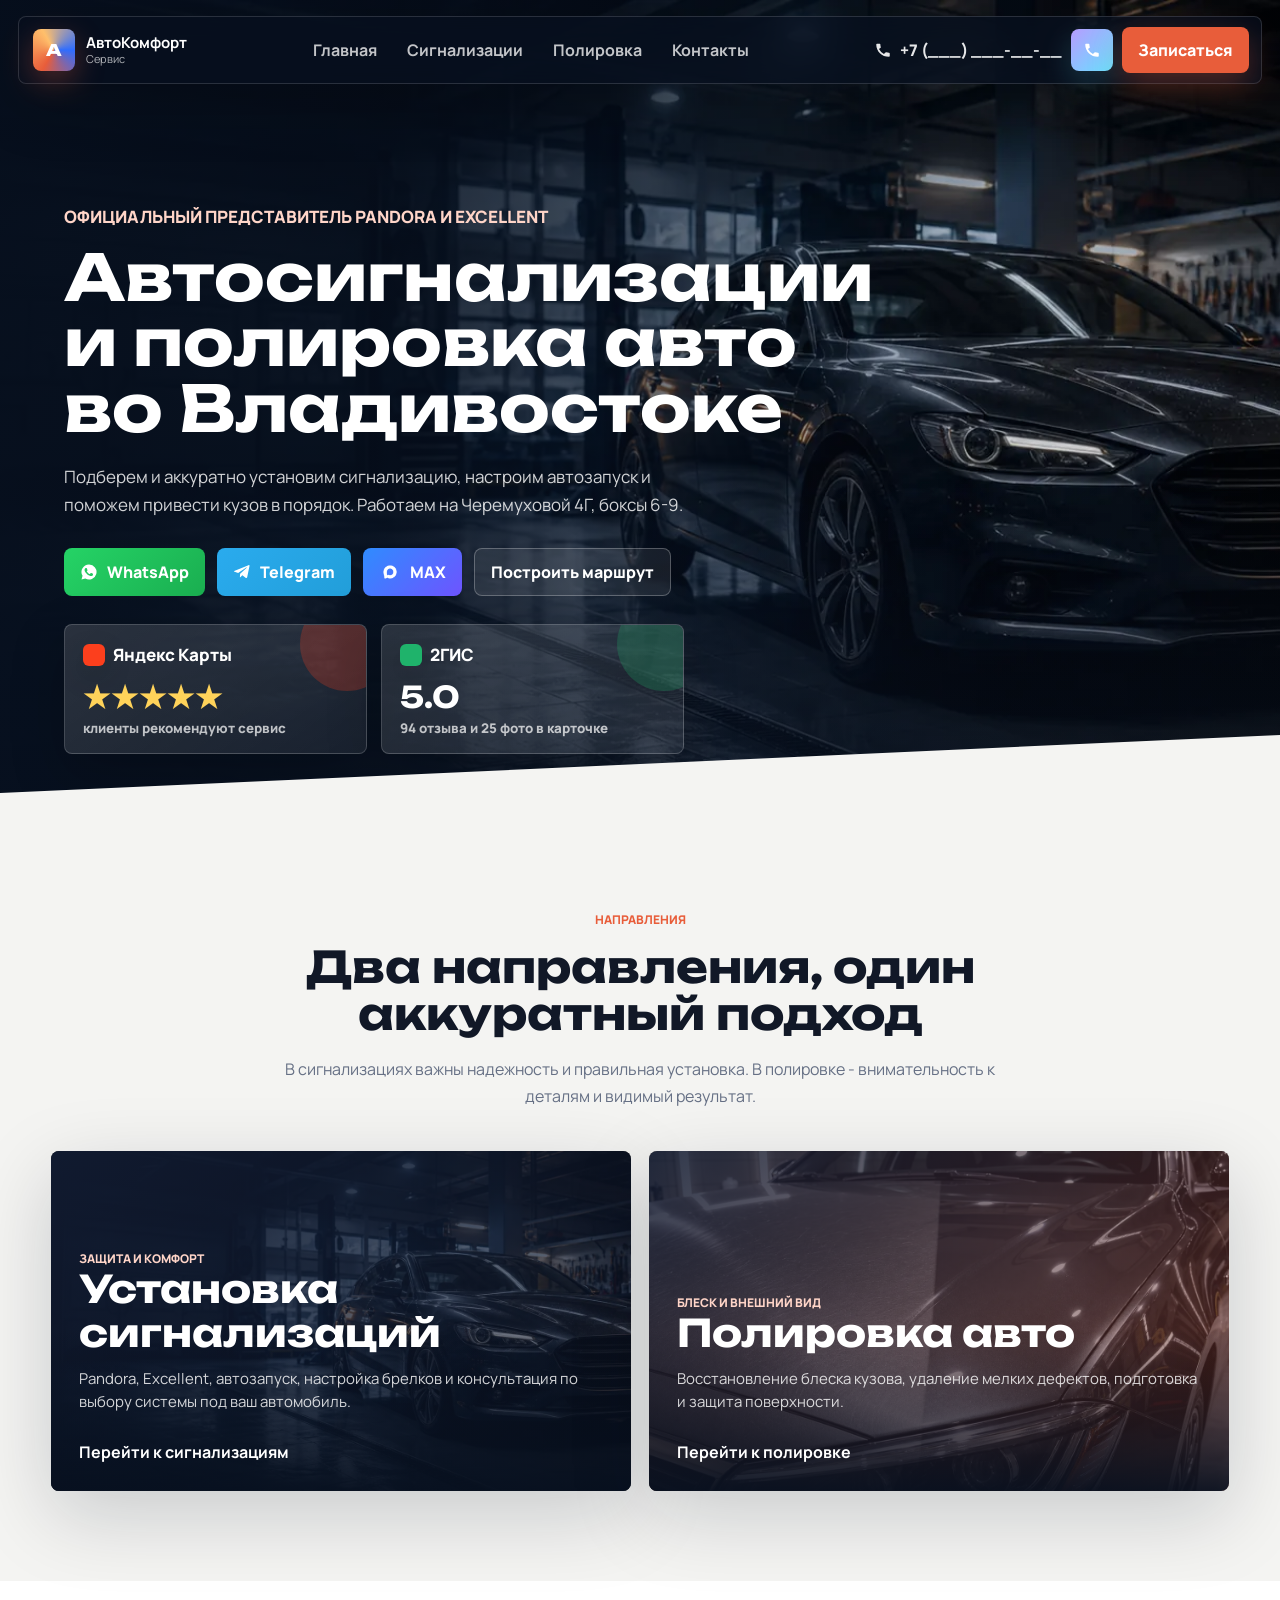
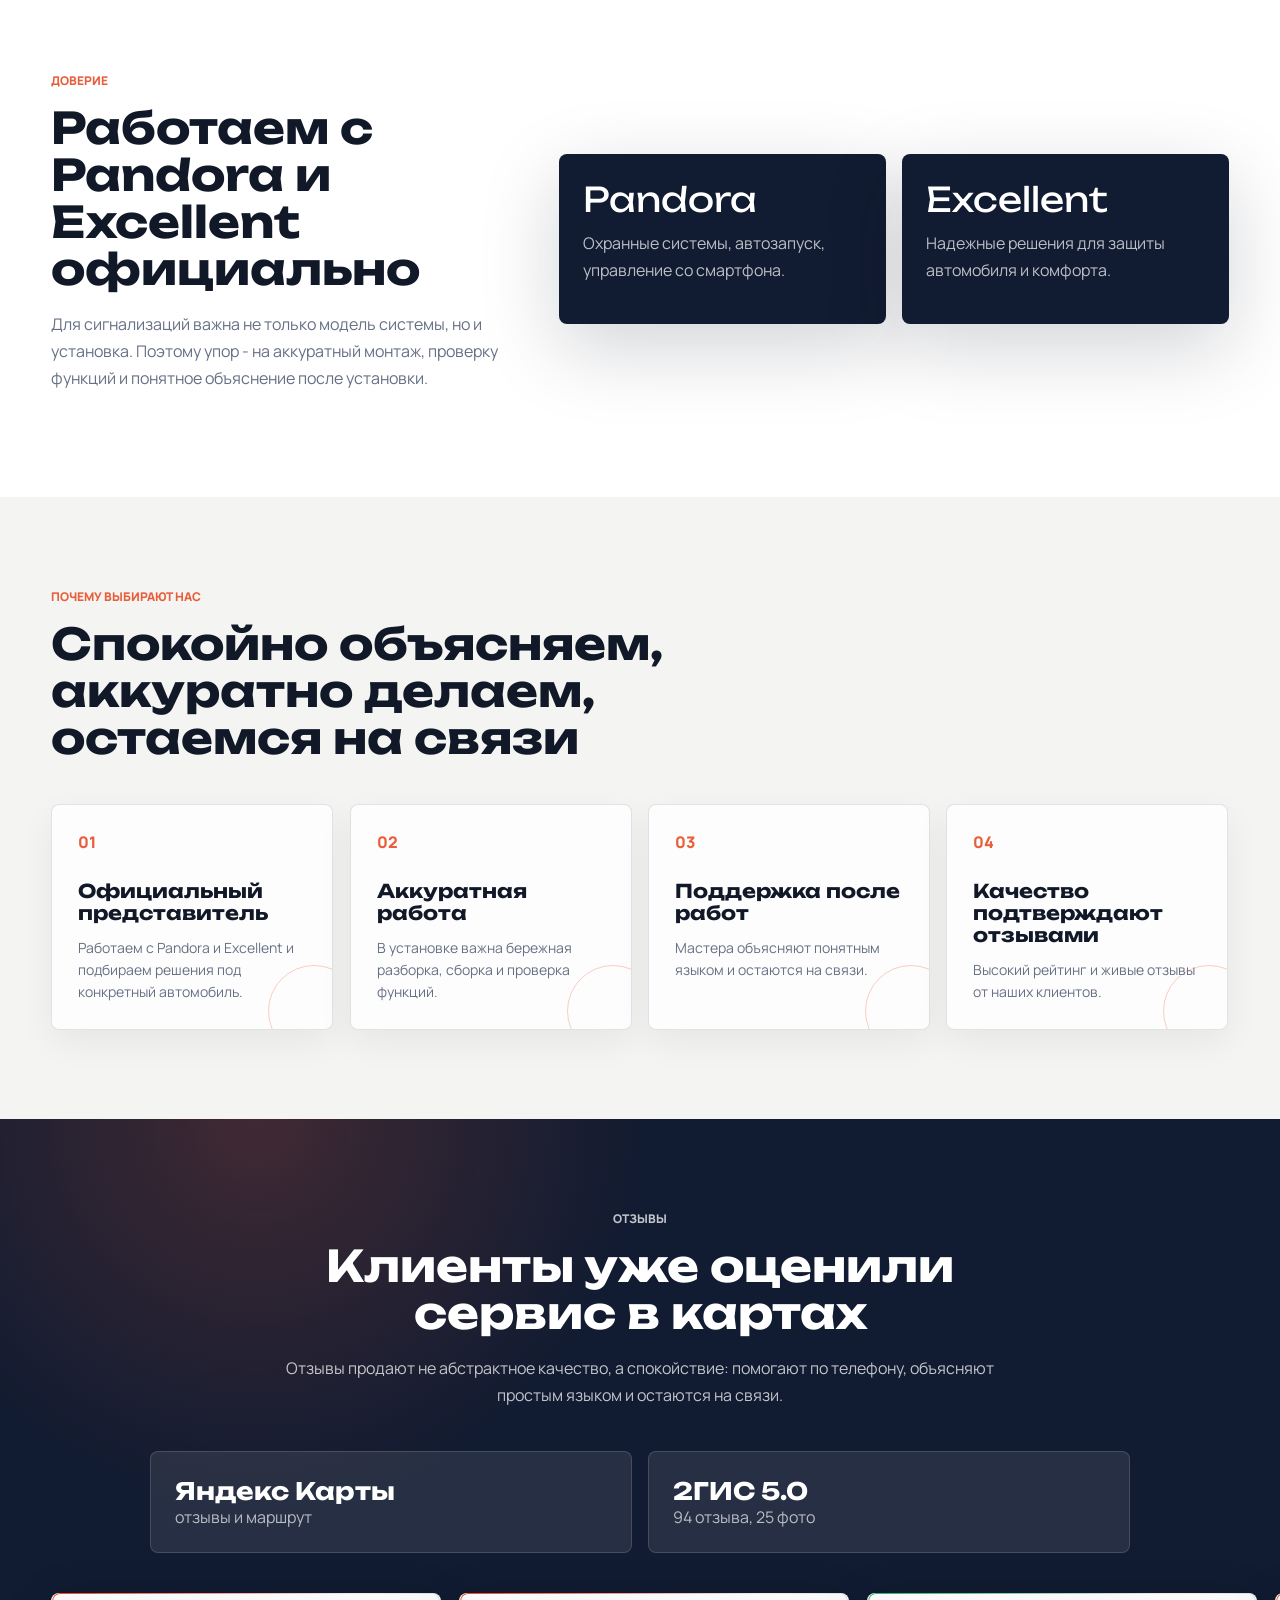
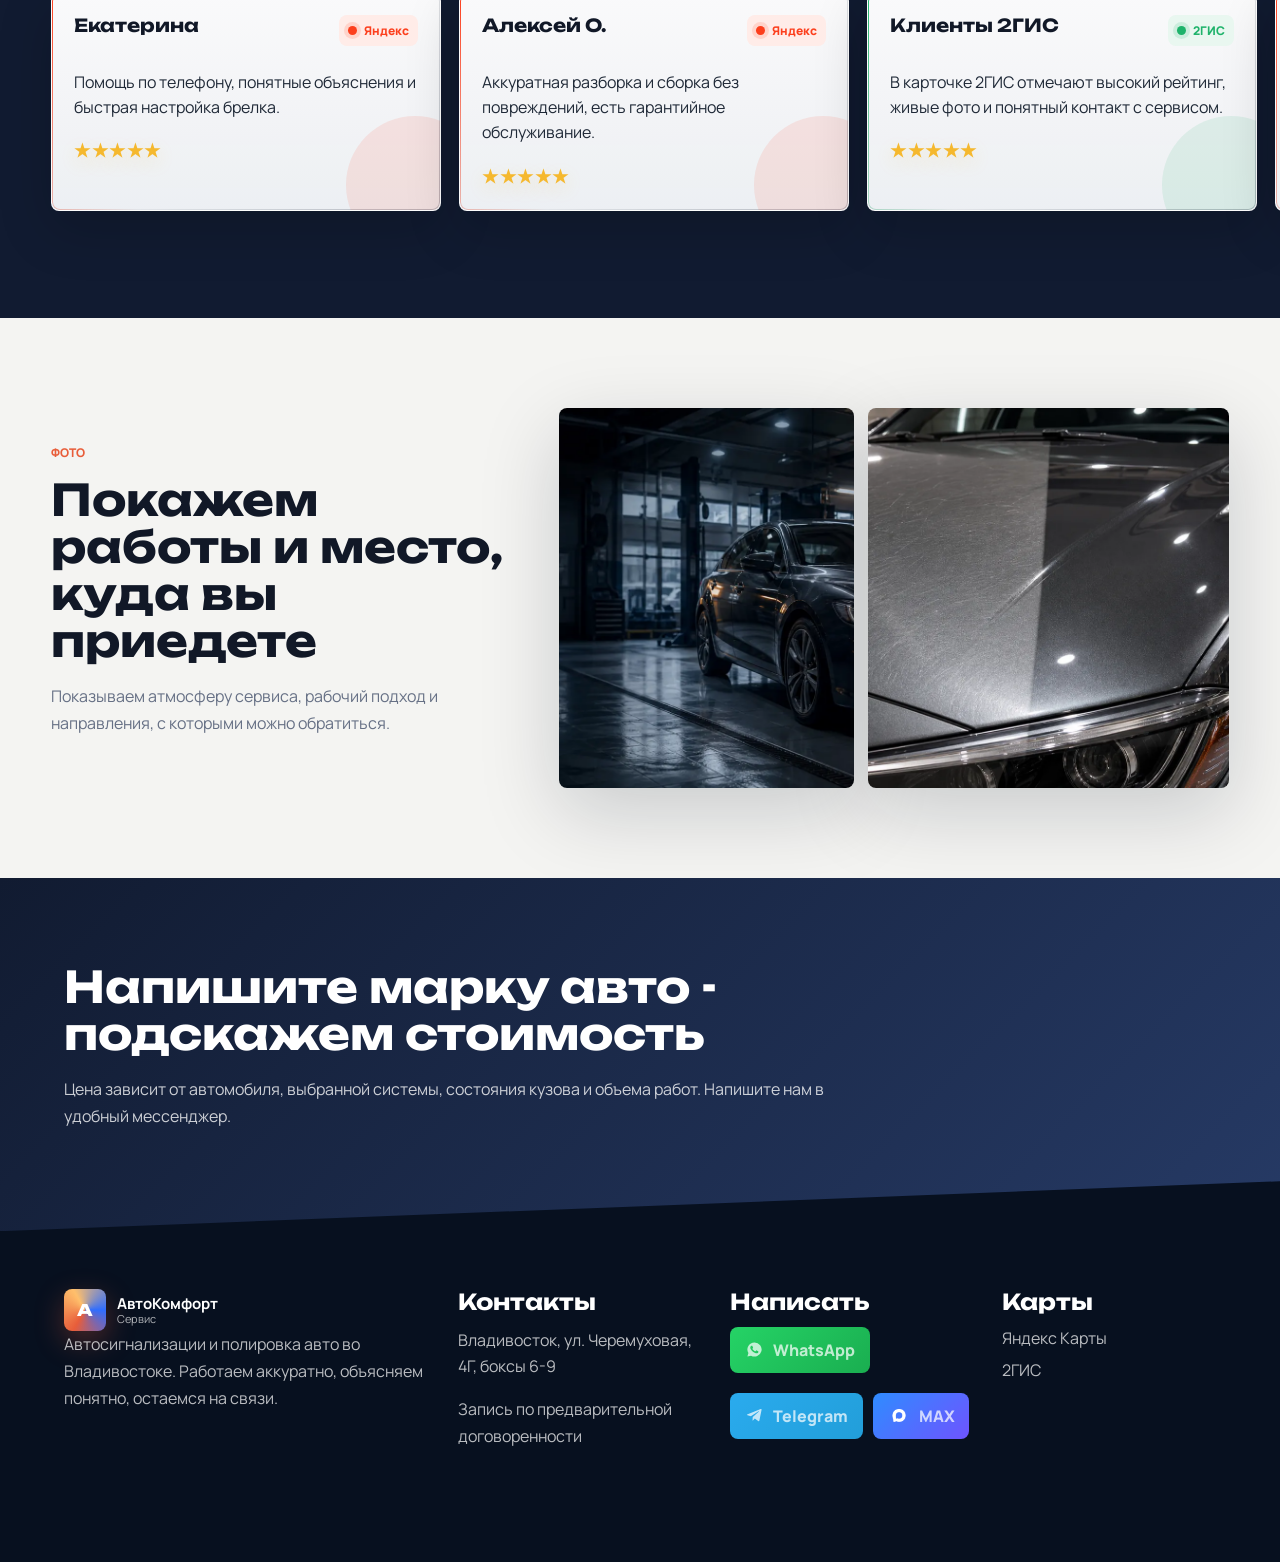
<file: index.html>
﻿<!doctype html>
<html lang="ru">
<head>
  <meta charset="utf-8">
  <meta name="viewport" content="width=device-width, initial-scale=1">
  <title>АвтоКомфорт Сервис - автосигнализации и полировка авто во Владивостоке</title>
  <meta name="description" content="Установка автосигнализаций Pandora и Excellent, автозапуск, полировка авто во Владивостоке. Черемуховая 4Г, боксы 6-9.">
  <link rel="preconnect" href="https://fonts.googleapis.com"><link rel="preconnect" href="https://fonts.gstatic.com" crossorigin><link rel="stylesheet" href="styles.css">
  <meta name="robots" content="noindex, nofollow">
</head>
<body>
<header class="site-header">
  <a class="brand" href="index.html"><span class="brand-mark">A</span><span><b>АвтоКомфорт</b><small>Сервис</small></span></a>
  <nav class="desktop-nav"><a href="index.html">Главная</a><a href="signalizatsii.html">Сигнализации</a><a href="polirovka.html">Полировка</a><a href="kontakty.html">Контакты</a></nav>
  <div class="header-actions"><a class="phone-link" href="tel:+70000000000">+7 (___) ___-__-__</a><a class="icon-action phone compact" href="tel:+70000000000" aria-label="Позвонить">Звонок</a><a class="primary-small" href="kontakty.html">Записаться</a></div>
<button class="menu-toggle" type="button" aria-label="Открыть меню" aria-expanded="false"><span></span><span></span><span></span></button><nav class="mobile-nav" aria-label="Мобильное меню"><a href="index.html">Главная</a><a href="signalizatsii.html">Сигнализации</a><a href="polirovka.html">Полировка</a><a href="kontakty.html">Контакты</a></nav>
</header>
<main>
  <section class="hero">
    <div class="hero-content reveal-hero">
      <p class="eyebrow dark">Официальный представитель Pandora и Excellent</p>
      <h1>Автосигнализации и полировка авто во Владивостоке</h1>
      <p>Подберем и аккуратно установим сигнализацию, настроим автозапуск и поможем привести кузов в порядок. Работаем на Черемуховой&nbsp;4Г, боксы&nbsp;6-9.</p>
      <div class="cta-row"><a class="messenger whatsapp" href="#">WhatsApp</a><a class="messenger telegram" href="#">Telegram</a><a class="messenger max" href="#">MAX</a><a class="hero-ghost" href="kontakty.html">Построить маршрут</a></div>
      <div class="hero-recommendations" aria-label="Рекомендации клиентов в картах"><a class="map-score yandex-score" href="https://yandex.ru/maps/org/avtokomfort_servis/180341163261"><span class="map-logo">Яндекс Карты</span><b>★★★★★</b><small>клиенты рекомендуют сервис</small></a><a class="map-score gis-score" href="https://2gis.ru/vladivostok/geo/70000001007176897"><span class="map-logo">2ГИС</span><b>5.0</b><small>94 отзыва и 25 фото в карточке</small></a></div>
    </div></section>
  <section class="section light"><div class="section-intro center"><p class="eyebrow">Направления</p><h2>Два направления, один аккуратный подход</h2><p>В сигнализациях важны надежность и правильная установка. В полировке - внимательность к деталям и видимый результат.</p></div><div class="service-split"><a class="service-card reveal" href="signalizatsii.html"><span>Защита и комфорт</span><h3>Установка сигнализаций</h3><p>Pandora, Excellent, автозапуск, настройка брелков и консультация по выбору системы под ваш автомобиль.</p><b>Перейти к сигнализациям</b></a><a class="service-card reveal" href="polirovka.html"><span>Блеск и внешний вид</span><h3>Полировка авто</h3><p>Восстановление блеска кузова, удаление мелких дефектов, подготовка и защита поверхности.</p><b>Перейти к полировке</b></a></div></section>
  <section class="section white dealer-section"><div class="dealer-copy reveal"><p class="eyebrow">Доверие</p><h2>Работаем с Pandora и Excellent официально</h2><p>Для сигнализаций важна не только модель системы, но и установка. Поэтому упор - на аккуратный монтаж, проверку функций и понятное объяснение после установки.</p></div><div class="brand-panels"><div><span>Pandora</span><p>Охранные системы, автозапуск, управление со смартфона.</p></div><div><span>Excellent</span><p>Надежные решения для защиты автомобиля и комфорта.</p></div></div></section>

  <section class="section light"><div class="section-intro"><p class="eyebrow">Почему выбирают нас</p><h2>Спокойно объясняем, аккуратно делаем, остаемся на связи</h2></div><div class="card-grid"><article class="info-card"><span class="card-number">01</span><h3>Официальный представитель</h3><p>Работаем с Pandora и Excellent и подбираем решения под конкретный автомобиль.</p></article><article class="info-card"><span class="card-number">02</span><h3>Аккуратная работа</h3><p>В установке важна бережная разборка, сборка и проверка функций.</p></article><article class="info-card"><span class="card-number">03</span><h3>Поддержка после работ</h3><p>Мастера объясняют понятным языком и остаются на связи.</p></article><article class="info-card"><span class="card-number">04</span><h3>Качество подтверждают отзывами</h3><p>Высокий рейтинг и живые отзывы от наших клиентов.</p></article></div></section>
  <section class="section reviews-section"><div class="section-intro center"><p class="eyebrow">Отзывы</p><h2>Клиенты уже оценили сервис в картах</h2><p>Отзывы продают не абстрактное качество, а спокойствие: помогают по телефону, объясняют простым языком и остаются на связи.</p></div><div class="rating-strip"><a href="https://yandex.ru/maps/org/avtokomfort_servis/180341163261"><b>Яндекс Карты</b><span>отзывы и маршрут</span></a><a href="https://2gis.ru/vladivostok/geo/70000001007176897"><b>2ГИС 5.0</b><span>94 отзыва, 25 фото</span></a></div><div class="review-track">
  <article class="review-card yandex"><div><b>Екатерина</b><span>Яндекс</span></div><p>Помощь по телефону, понятные объяснения и быстрая настройка брелка.</p><small class="stars">★★★★★</small></article>
  <article class="review-card yandex"><div><b>Алексей О.</b><span>Яндекс</span></div><p>Аккуратная разборка и сборка без повреждений, есть гарантийное обслуживание.</p><small class="stars">★★★★★</small></article>
  <article class="review-card gis"><div><b>Клиенты 2ГИС</b><span>2ГИС</span></div><p>В карточке 2ГИС отмечают высокий рейтинг, живые фото и понятный контакт с сервисом.</p><small class="stars">★★★★★</small></article>
  <article class="review-card yandex"><div><b>Эльвира Ш.</b><span>Яндекс</span></div><p>Сигнализация работает отлично, вопросы решаются оперативно.</p><small class="stars">★★★★★</small></article>
  <article class="review-card gis"><div><b>Автовладельцы</b><span>2ГИС</span></div><p>Часто выбирают за консультацию до записи и поддержку после установки.</p><small class="stars">★★★★★</small></article>
  <article class="review-card yandex"><div><b>Дмитрий</b><span>Яндекс</span></div><p>Понравилось, что заранее объяснили варианты и не навязывали лишнее.</p><small class="stars">★★★★★</small></article>
  <article class="review-card yandex"><div><b>Марина</b><span>Яндекс</span></div><p>После установки показали, как пользоваться брелком и автозапуском.</p><small class="stars">★★★★★</small></article>
  <article class="review-card gis"><div><b>2ГИС</b><span>94 отзыва</span></div><p>Сильная карточка в картах: рейтинг 5.0, много отзывов и фото сервиса.</p><small class="stars">★★★★★</small></article>
  <article class="review-card yandex"><div><b>Екатерина</b><span>Яндекс</span></div><p>Помощь по телефону, понятные объяснения и быстрая настройка брелка.</p><small class="stars">★★★★★</small></article>
  <article class="review-card yandex"><div><b>Алексей О.</b><span>Яндекс</span></div><p>Аккуратная разборка и сборка без повреждений, есть гарантийное обслуживание.</p><small class="stars">★★★★★</small></article>
  <article class="review-card gis"><div><b>Клиенты 2ГИС</b><span>2ГИС</span></div><p>В карточке 2ГИС отмечают высокий рейтинг, живые фото и понятный контакт с сервисом.</p><small class="stars">★★★★★</small></article>
  <article class="review-card yandex"><div><b>Эльвира Ш.</b><span>Яндекс</span></div><p>Сигнализация работает отлично, вопросы решаются оперативно.</p><small class="stars">★★★★★</small></article>
  <article class="review-card gis"><div><b>Автовладельцы</b><span>2ГИС</span></div><p>Часто выбирают за консультацию до записи и поддержку после установки.</p><small class="stars">★★★★★</small></article>
  <article class="review-card yandex"><div><b>Дмитрий</b><span>Яндекс</span></div><p>Понравилось, что заранее объяснили варианты и не навязывали лишнее.</p><small class="stars">★★★★★</small></article>
  <article class="review-card yandex"><div><b>Марина</b><span>Яндекс</span></div><p>После установки показали, как пользоваться брелком и автозапуском.</p><small class="stars">★★★★★</small></article>
  <article class="review-card gis"><div><b>2ГИС</b><span>94 отзыва</span></div><p>Сильная карточка в картах: рейтинг 5.0, много отзывов и фото сервиса.</p><small class="stars">★★★★★</small></article>
</div></section>
  <section class="section gallery-section"><div class="gallery-copy reveal"><p class="eyebrow">Фото</p><h2>Покажем работы и место, куда вы приедете</h2><p>Показываем атмосферу сервиса, рабочий подход и направления, с которыми можно обратиться.</p></div><div class="gallery-grid"><img src="images/hero-workshop.webp" alt="Сервисный бокс АвтоКомфорт Сервис"><img src="images/polishing-before-after.webp" alt="Полировка автомобиля до и после"></div></section>
  <section class="cost-band cost-band-clean reveal"><div><h2>Напишите марку авто - подскажем стоимость</h2><p>Цена зависит от автомобиля, выбранной системы, состояния кузова и объема работ. Напишите нам в удобный мессенджер.</p></div></section>
</main>
<footer class="footer"><div class="footer-grid"><div><div class="brand footer-brand"><span class="brand-mark">A</span><span><b>АвтоКомфорт</b><small>Сервис</small></span></div><p>Автосигнализации и полировка авто во Владивостоке. Работаем аккуратно, объясняем понятно, остаемся на связи.</p></div><div><h3>Контакты</h3><p>Владивосток, ул. Черемуховая, 4Г, боксы 6-9</p><p>Запись по предварительной договоренности</p></div><div><h3>Написать</h3><div class="messenger-row left"><a class="messenger whatsapp" href="#">WhatsApp</a><a class="messenger telegram" href="#">Telegram</a><a class="messenger max" href="#">MAX</a></div></div><div><h3>Карты</h3><a href="https://yandex.ru/maps/org/avtokomfort_servis/180341163261">Яндекс Карты</a><a href="https://2gis.ru/vladivostok/geo/70000001007176897">2ГИС</a></div></div></footer>
<div class="mobile-contact-bar"><a class="messenger whatsapp compact" href="#">WhatsApp</a><a class="messenger telegram compact" href="#">Telegram</a><a class="icon-action phone" href="tel:+70000000000">Звонок</a></div>
<script src="script.js"></script></body>
</html>
</file>
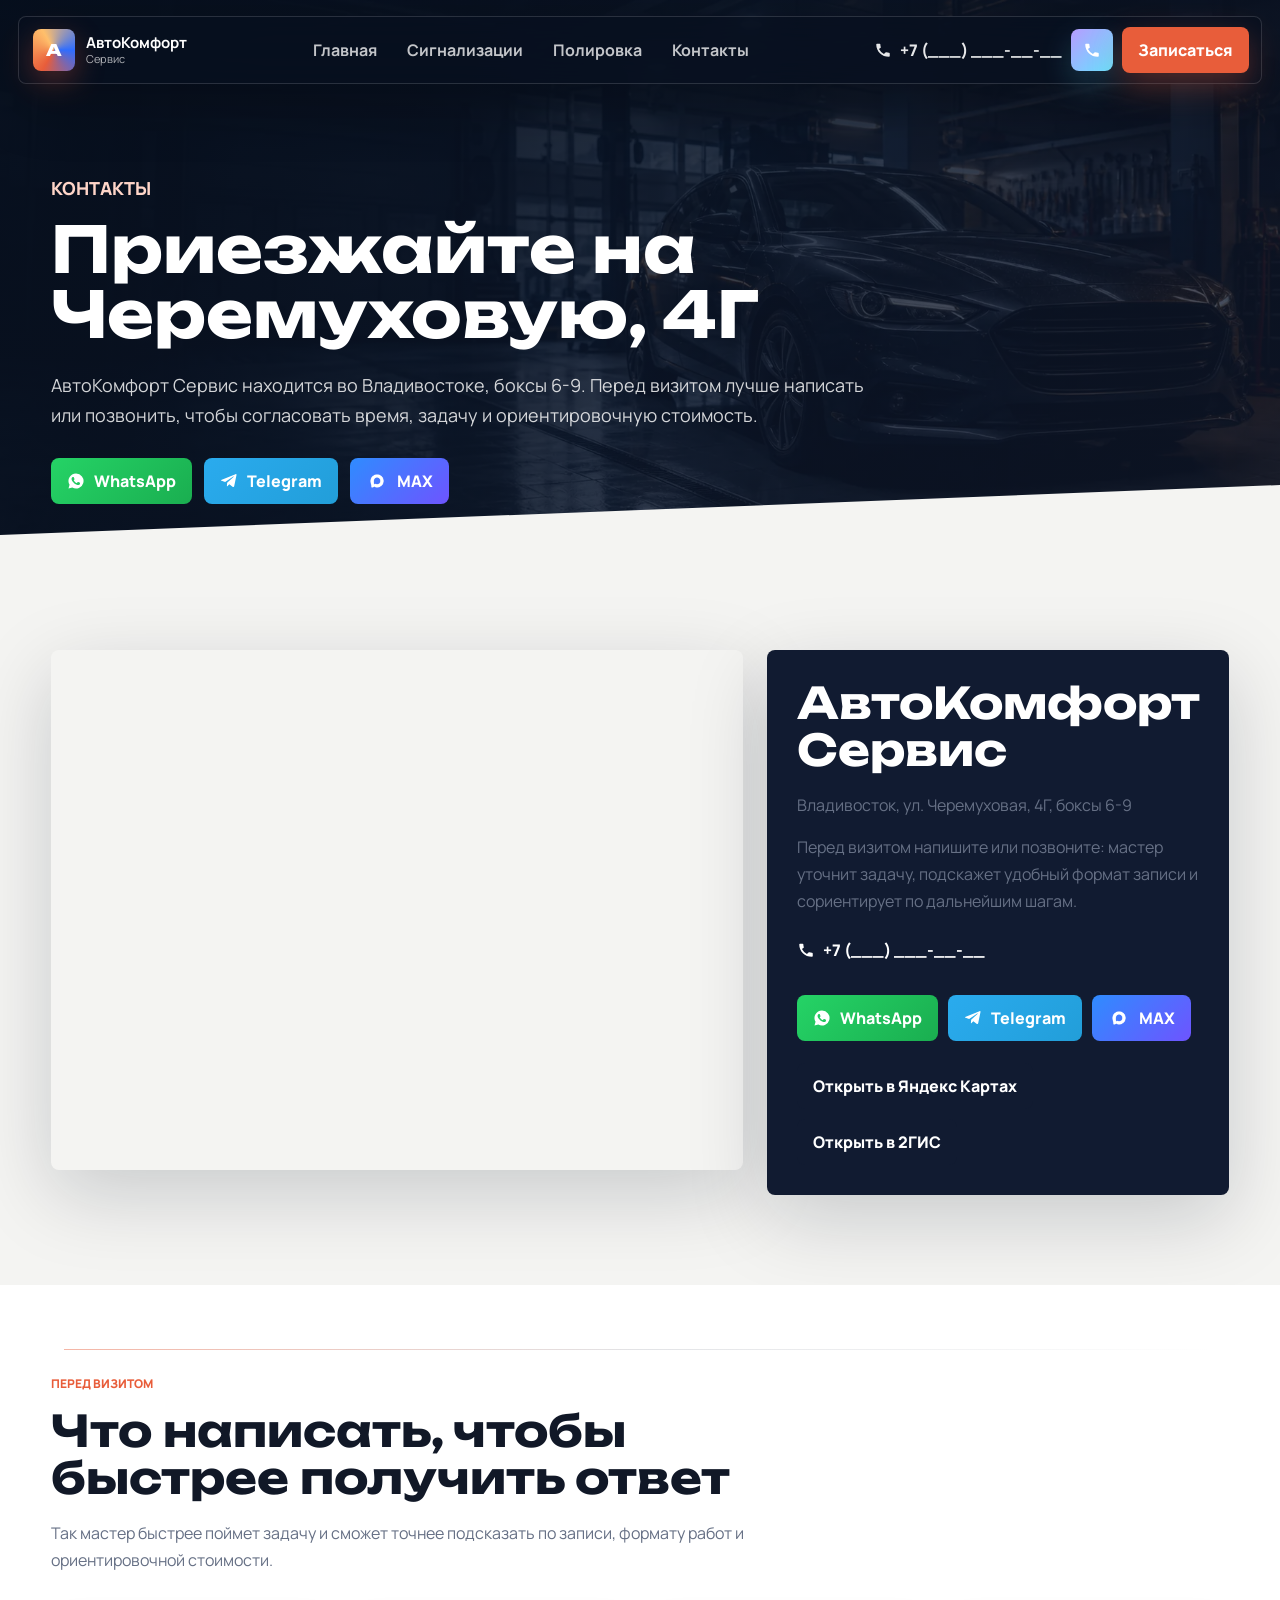
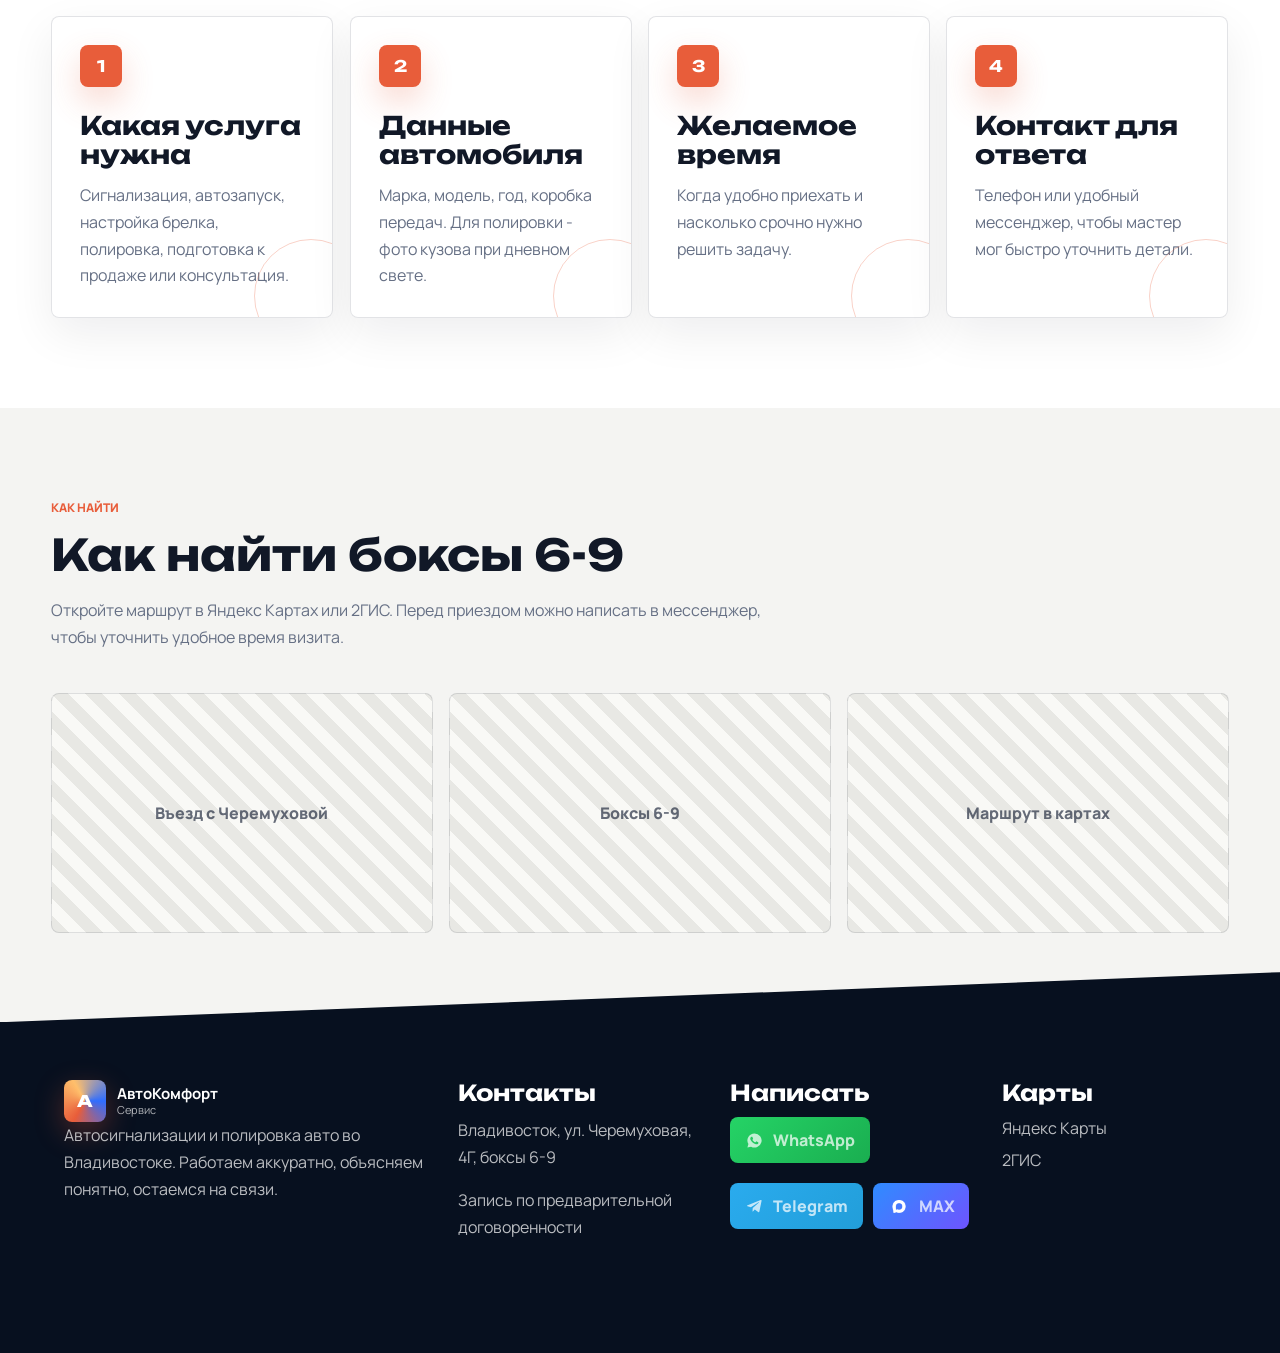
<file: kontakty.html>
﻿<!doctype html>
<html lang="ru">
<head>
  <meta charset="utf-8">
  <meta name="viewport" content="width=device-width, initial-scale=1">
  <title>Контакты АвтоКомфорт Сервис во Владивостоке</title>
  <meta name="description" content="Контакты АвтоКомфорт Сервис: Владивосток, ул. Черемуховая, 4Г, боксы 6-9. Карта, маршрут, мессенджеры и что написать перед визитом.">
  <link rel="preconnect" href="https://fonts.googleapis.com">
  <link rel="preconnect" href="https://fonts.gstatic.com" crossorigin>
  <link rel="stylesheet" href="styles.css">
  <meta name="robots" content="noindex, nofollow">
</head>
<body>
<header class="site-header">
  <a class="brand" href="index.html"><span class="brand-mark">A</span><span><b>АвтоКомфорт</b><small>Сервис</small></span></a>
  <nav class="desktop-nav"><a href="index.html">Главная</a><a href="signalizatsii.html">Сигнализации</a><a href="polirovka.html">Полировка</a><a href="kontakty.html">Контакты</a></nav>
  <div class="header-actions"><a class="phone-link" href="tel:+70000000000">+7 (___) ___-__-__</a><a class="icon-action phone compact" href="tel:+70000000000" aria-label="Позвонить">Звонок</a><a class="primary-small" href="kontakty.html">Записаться</a></div>
<button class="menu-toggle" type="button" aria-label="Открыть меню" aria-expanded="false"><span></span><span></span><span></span></button><nav class="mobile-nav" aria-label="Мобильное меню"><a href="index.html">Главная</a><a href="signalizatsii.html">Сигнализации</a><a href="polirovka.html">Полировка</a><a href="kontakty.html">Контакты</a></nav>
</header>
<main>
  <section class="contacts-hero">
    <div class="reveal-hero">
      <p class="eyebrow dark">Контакты</p>
      <h1>Приезжайте на Черемуховую, 4Г</h1>
      <p>АвтоКомфорт Сервис находится во Владивостоке, боксы 6-9. Перед визитом лучше написать или позвонить, чтобы согласовать время, задачу и ориентировочную стоимость.</p>
      <div class="cta-row"><a class="messenger whatsapp" href="#">WhatsApp</a><a class="messenger telegram" href="#">Telegram</a><a class="messenger max" href="#">MAX</a></div>
      <div class="hero-proof-row"><span>Черемуховая 4Г</span><span>Боксы 6-9</span><span>Яндекс и 2ГИС</span></div>
    </div>
  </section>

  <section class="section light contact-layout">
    <div class="map-large"><iframe title="АвтоКомфорт Сервис на Яндекс Картах" src="https://yandex.ru/map-widget/v1/?ll=131.904547%2C43.095052&mode=search&oid=180341163261&ol=biz&z=17" loading="lazy"></iframe></div>
    <aside class="contact-card">
      <h2>АвтоКомфорт Сервис</h2>
      <p>Владивосток, ул. Черемуховая, 4Г, боксы 6-9</p>
      <p>Перед визитом напишите или позвоните: мастер уточнит задачу, подскажет удобный формат записи и сориентирует по дальнейшим шагам.</p>
      <a class="contact-phone" href="tel:+70000000000">+7 (___) ___-__-__</a>
      <div class="messenger-row contact-messengers"><a class="messenger whatsapp" href="#">WhatsApp</a><a class="messenger telegram" href="#">Telegram</a><a class="messenger max" href="#">MAX</a></div>
      <div class="link-row"><a href="https://yandex.ru/maps/org/avtokomfort_servis/180341163261">Открыть в Яндекс Картах</a><a href="https://2gis.ru/vladivostok/geo/70000001007176897">Открыть в 2ГИС</a></div>
    </aside>
  </section>

  <section class="section white process-section">
    <div class="section-intro">
      <p class="eyebrow">Перед визитом</p>
      <h2>Что написать, чтобы быстрее получить ответ</h2>
      <p>Так мастер быстрее поймет задачу и сможет точнее подсказать по записи, формату работ и ориентировочной стоимости.</p>
    </div>
    <div class="process-list">
      <article><b>1</b><h3>Какая услуга нужна</h3><p>Сигнализация, автозапуск, настройка брелка, полировка, подготовка к продаже или консультация.</p></article>
      <article><b>2</b><h3>Данные автомобиля</h3><p>Марка, модель, год, коробка передач. Для полировки - фото кузова при дневном свете.</p></article>
      <article><b>3</b><h3>Желаемое время</h3><p>Когда удобно приехать и насколько срочно нужно решить задачу.</p></article>
      <article><b>4</b><h3>Контакт для ответа</h3><p>Телефон или удобный мессенджер, чтобы мастер мог быстро уточнить детали.</p></article>
    </div>
  </section>

  <section class="section light route-section">
    <div class="section-intro">
      <p class="eyebrow">Как найти</p>
      <h2>Как найти боксы 6-9</h2>
      <p>Откройте маршрут в Яндекс Картах или 2ГИС. Перед приездом можно написать в мессенджер, чтобы уточнить удобное время визита.</p>
    </div>
    <div class="route-grid">
      <div class="placeholder-route">Въезд с Черемуховой</div>
      <div class="placeholder-route">Боксы 6-9</div>
      <div class="placeholder-route">Маршрут в картах</div>
    </div>
  </section>
</main>
<footer class="footer">
  <div class="footer-grid">
    <div><div class="brand footer-brand"><span class="brand-mark">A</span><span><b>АвтоКомфорт</b><small>Сервис</small></span></div><p>Автосигнализации и полировка авто во Владивостоке. Работаем аккуратно, объясняем понятно, остаемся на связи.</p></div>
    <div><h3>Контакты</h3><p>Владивосток, ул. Черемуховая, 4Г, боксы 6-9</p><p>Запись по предварительной договоренности</p></div>
    <div><h3>Написать</h3><div class="messenger-row left"><a class="messenger whatsapp" href="#">WhatsApp</a><a class="messenger telegram" href="#">Telegram</a><a class="messenger max" href="#">MAX</a></div></div>
    <div><h3>Карты</h3><a href="https://yandex.ru/maps/org/avtokomfort_servis/180341163261">Яндекс Карты</a><a href="https://2gis.ru/vladivostok/geo/70000001007176897">2ГИС</a></div>
  </div>
</footer>
<div class="mobile-contact-bar"><a class="messenger whatsapp compact" href="#">WhatsApp</a><a class="messenger telegram compact" href="#">Telegram</a><a class="icon-action phone" href="tel:+70000000000">Звонок</a></div>
<script src="script.js"></script>
</body>
</html>
</file>
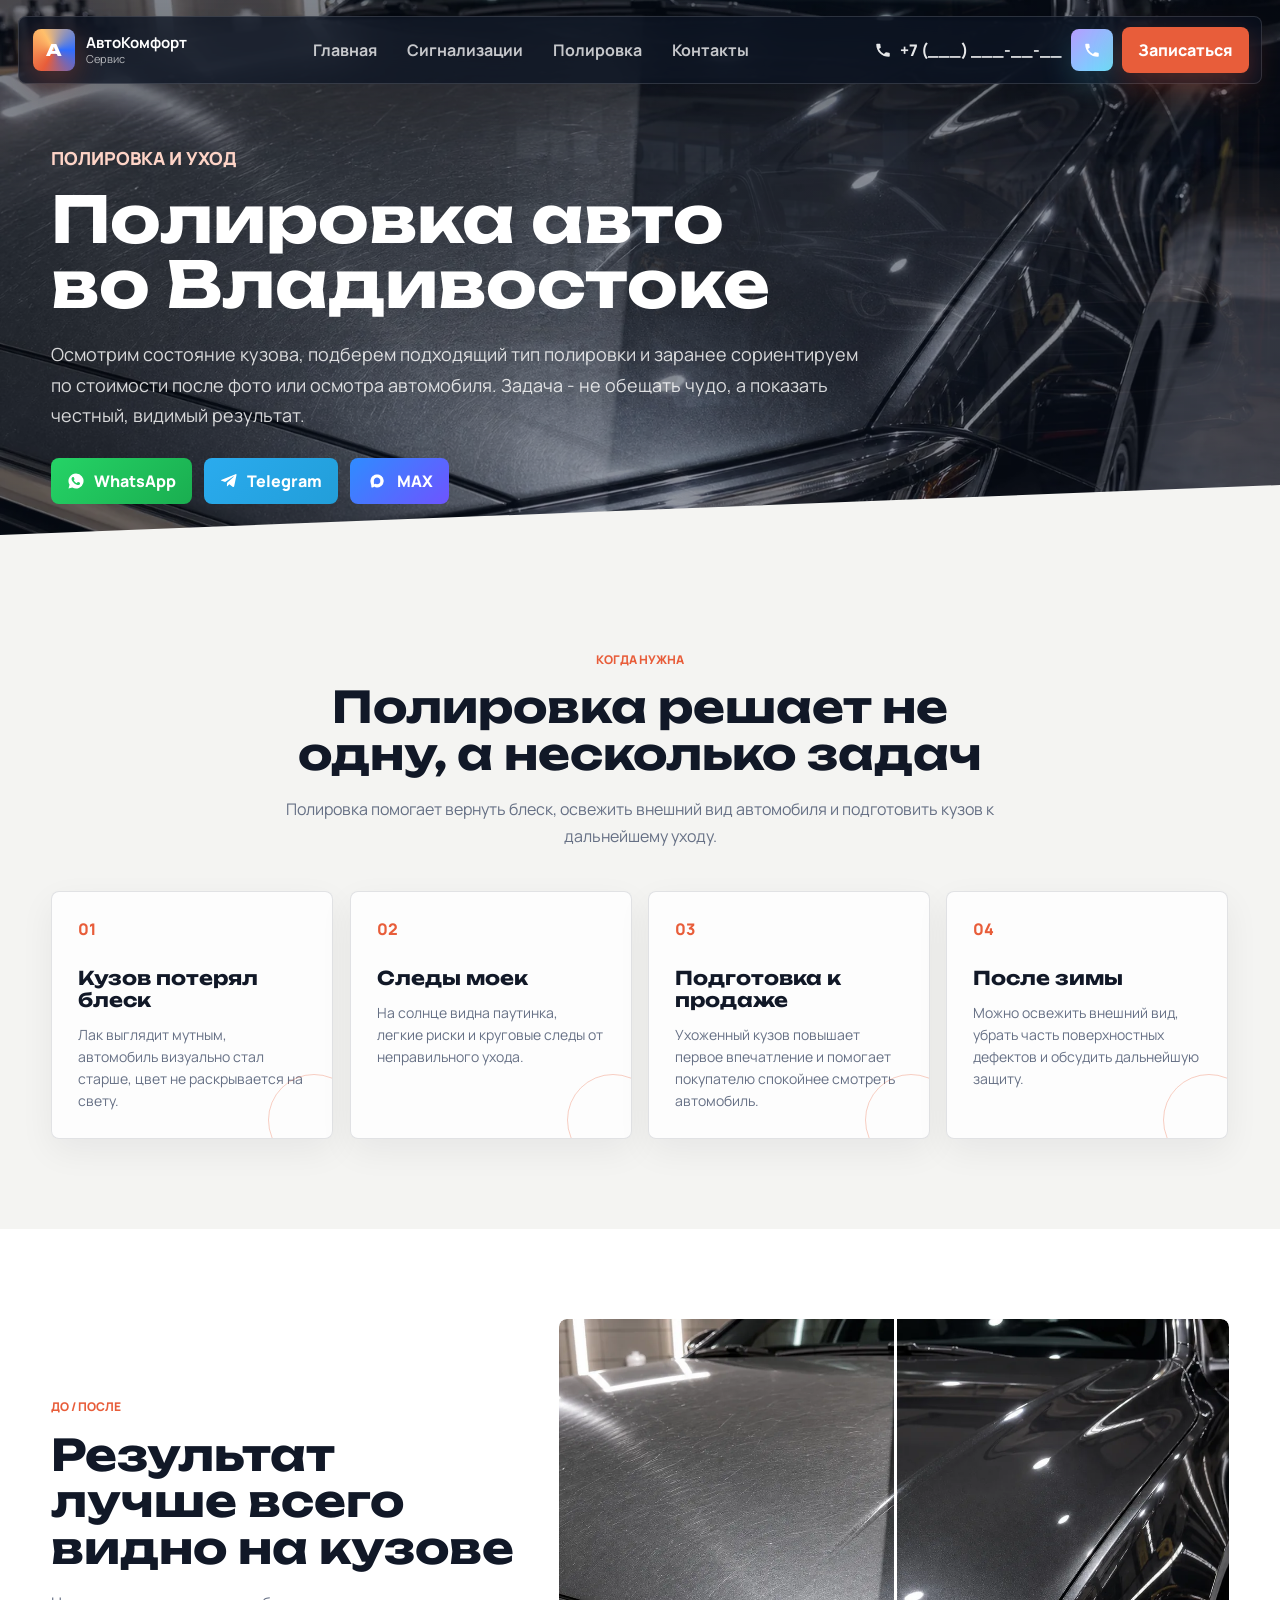
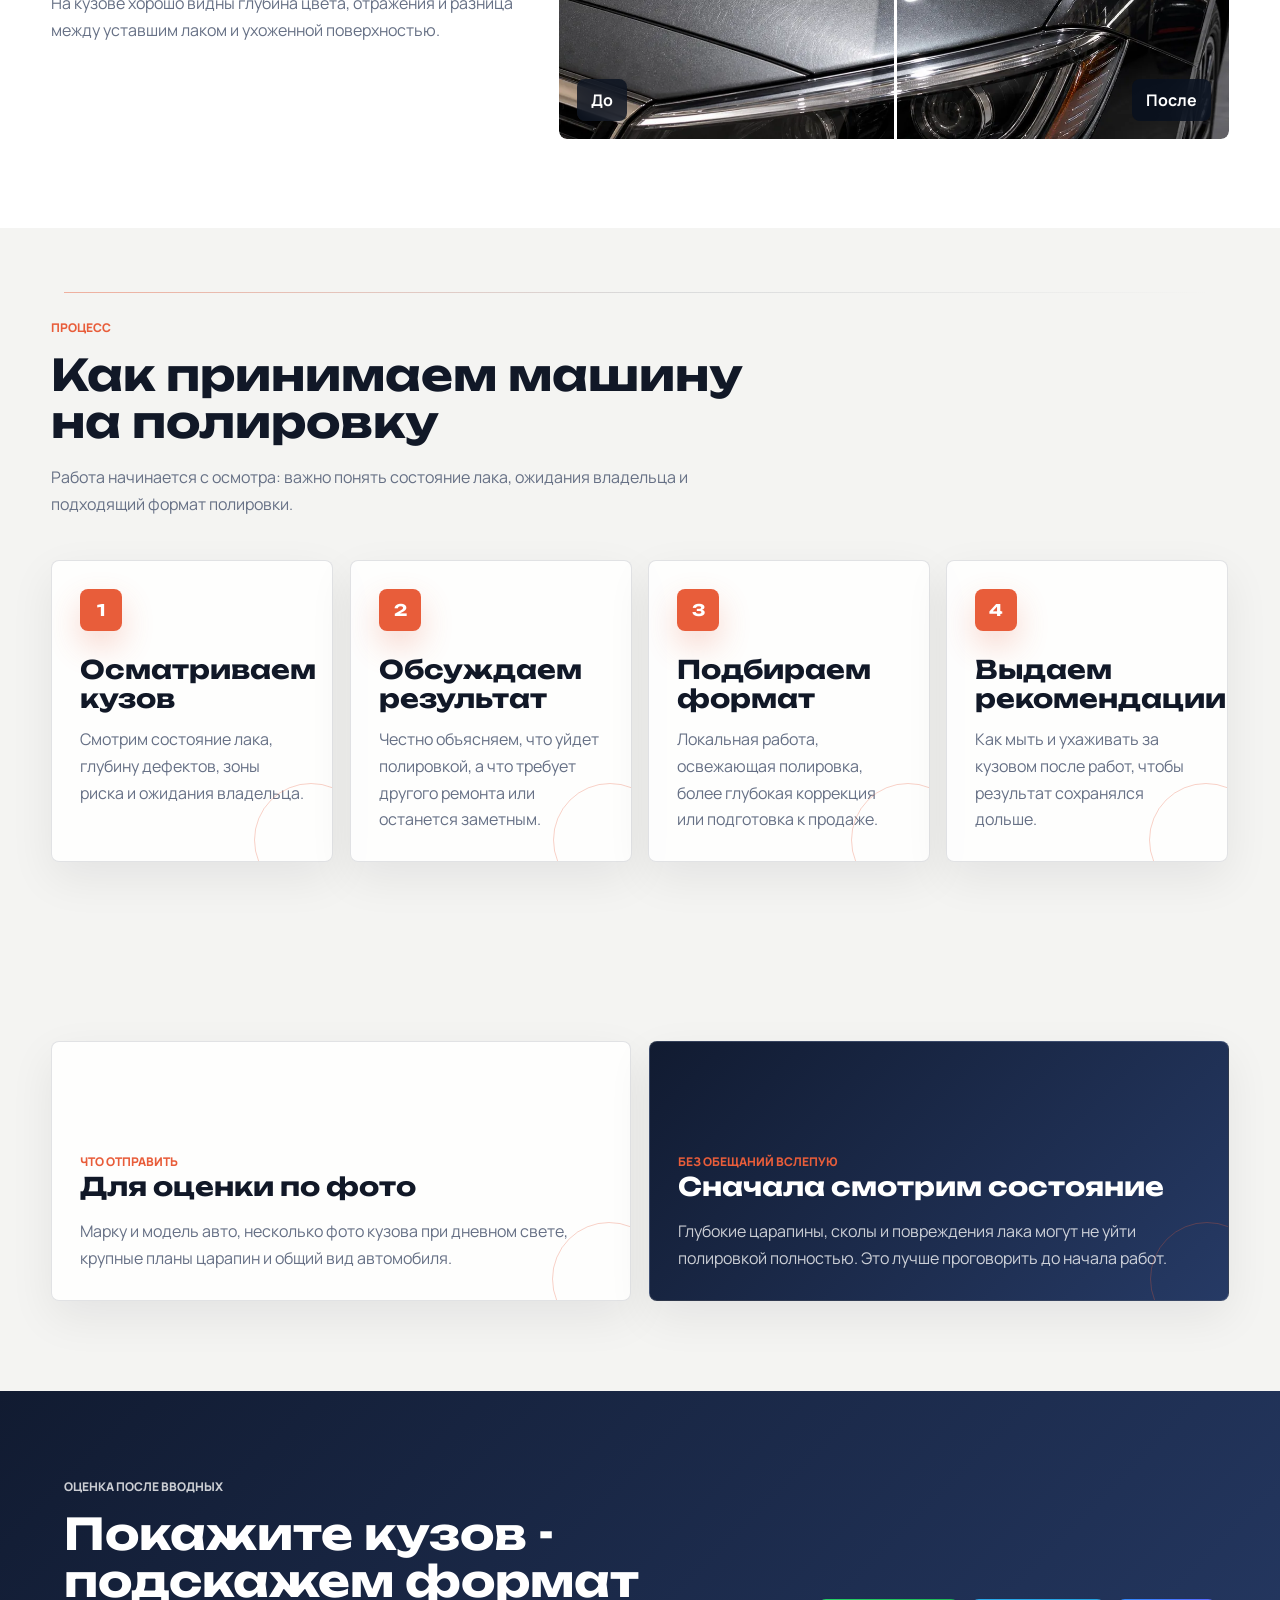
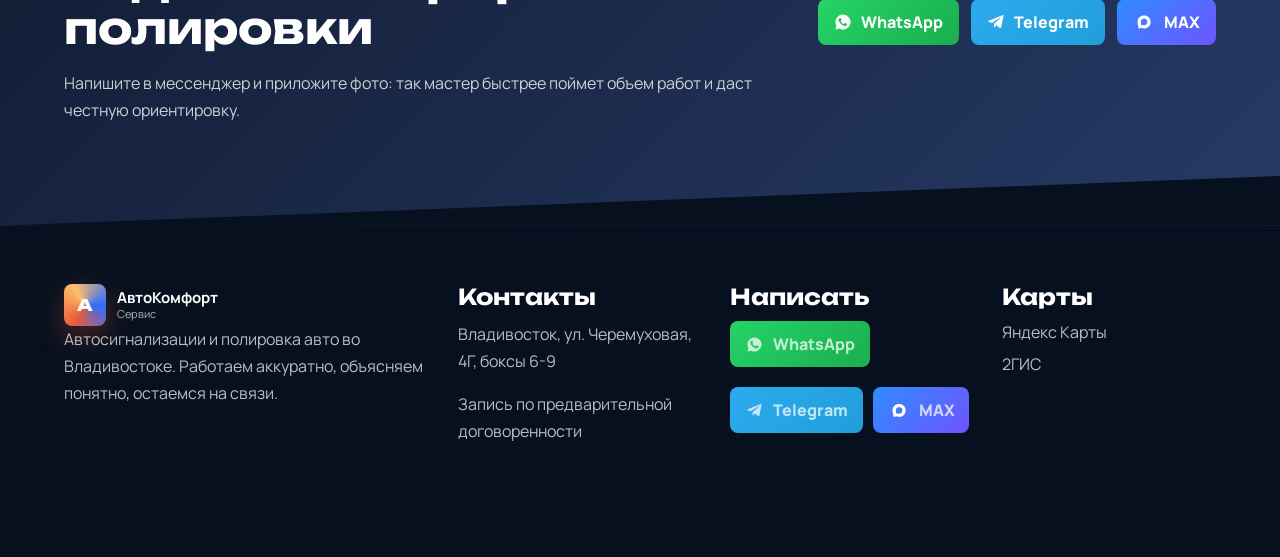
<file: polirovka.html>
﻿<!doctype html>
<html lang="ru">
<head>
  <meta charset="utf-8">
  <meta name="viewport" content="width=device-width, initial-scale=1">
  <title>Полировка авто во Владивостоке - АвтоКомфорт Сервис</title>
  <meta name="description" content="Полировка кузова авто во Владивостоке: восстановление блеска, работа с мелкими дефектами, подготовка к продаже и уход за лакокрасочным покрытием.">
  <link rel="preconnect" href="https://fonts.googleapis.com">
  <link rel="preconnect" href="https://fonts.gstatic.com" crossorigin>
  <link rel="stylesheet" href="styles.css">
  <meta name="robots" content="noindex, nofollow">
</head>
<body>
<header class="site-header">
  <a class="brand" href="index.html"><span class="brand-mark">A</span><span><b>АвтоКомфорт</b><small>Сервис</small></span></a>
  <nav class="desktop-nav"><a href="index.html">Главная</a><a href="signalizatsii.html">Сигнализации</a><a href="polirovka.html">Полировка</a><a href="kontakty.html">Контакты</a></nav>
  <div class="header-actions"><a class="phone-link" href="tel:+70000000000">+7 (___) ___-__-__</a><a class="icon-action phone compact" href="tel:+70000000000" aria-label="Позвонить">Звонок</a><a class="primary-small" href="kontakty.html">Записаться</a></div>
<button class="menu-toggle" type="button" aria-label="Открыть меню" aria-expanded="false"><span></span><span></span><span></span></button><nav class="mobile-nav" aria-label="Мобильное меню"><a href="index.html">Главная</a><a href="signalizatsii.html">Сигнализации</a><a href="polirovka.html">Полировка</a><a href="kontakty.html">Контакты</a></nav>
</header>
<main>
  <section class="subhero polishing-hero">
    <img class="subhero-image" src="images/polishing-before-after.webp" alt="Полировка до и после">
    <div class="subhero-copy reveal-hero">
      <p class="eyebrow dark">Полировка и уход</p>
      <h1>Полировка авто во Владивостоке</h1>
      <p>Осмотрим состояние кузова, подберем подходящий тип полировки и заранее сориентируем по стоимости после фото или осмотра автомобиля. Задача - не обещать чудо, а показать честный, видимый результат.</p>
      <div class="cta-row"><a class="messenger whatsapp" href="#">WhatsApp</a><a class="messenger telegram" href="#">Telegram</a><a class="messenger max" href="#">MAX</a></div>
      <div class="hero-proof-row"><span>Восстановление блеска</span><span>Мелкие дефекты</span><span>Подготовка к продаже</span></div>
    </div>
  </section>

  <section class="section light">
    <div class="section-intro center">
      <p class="eyebrow">Когда нужна</p>
      <h2>Полировка решает не одну, а несколько задач</h2>
      <p>Полировка помогает вернуть блеск, освежить внешний вид автомобиля и подготовить кузов к дальнейшему уходу.</p>
    </div>
    <div class="card-grid">
      <article class="info-card"><span class="card-number">01</span><h3>Кузов потерял блеск</h3><p>Лак выглядит мутным, автомобиль визуально стал старше, цвет не раскрывается на свету.</p></article>
      <article class="info-card"><span class="card-number">02</span><h3>Следы моек</h3><p>На солнце видна паутинка, легкие риски и круговые следы от неправильного ухода.</p></article>
      <article class="info-card"><span class="card-number">03</span><h3>Подготовка к продаже</h3><p>Ухоженный кузов повышает первое впечатление и помогает покупателю спокойнее смотреть автомобиль.</p></article>
      <article class="info-card"><span class="card-number">04</span><h3>После зимы</h3><p>Можно освежить внешний вид, убрать часть поверхностных дефектов и обсудить дальнейшую защиту.</p></article>
    </div>
  </section>

  <section class="section before-after-section white">
    <div class="before-after-copy">
      <p class="eyebrow">До / после</p>
      <h2>Результат лучше всего видно на кузове</h2>
      <p>На кузове хорошо видны глубина цвета, отражения и разница между уставшим лаком и ухоженной поверхностью.</p>
    </div>
    <div class="comparison-card"><img src="images/polishing-before-after.webp" alt="Пример результата полировки"><span class="split-line"></span><div class="comparison-labels"><b>До</b><b>После</b></div></div>
  </section>

  <section class="section light process-section">
    <div class="section-intro">
      <p class="eyebrow">Процесс</p>
      <h2>Как принимаем машину на полировку</h2>
      <p>Работа начинается с осмотра: важно понять состояние лака, ожидания владельца и подходящий формат полировки.</p>
    </div>
    <div class="process-list">
      <article><b>1</b><h3>Осматриваем кузов</h3><p>Смотрим состояние лака, глубину дефектов, зоны риска и ожидания владельца.</p></article>
      <article><b>2</b><h3>Обсуждаем результат</h3><p>Честно объясняем, что уйдет полировкой, а что требует другого ремонта или останется заметным.</p></article>
      <article><b>3</b><h3>Подбираем формат</h3><p>Локальная работа, освежающая полировка, более глубокая коррекция или подготовка к продаже.</p></article>
      <article><b>4</b><h3>Выдаем рекомендации</h3><p>Как мыть и ухаживать за кузовом после работ, чтобы результат сохранялся дольше.</p></article>
    </div>
  </section>

  <section class="section light details-section">
    <div class="detail-card"><p class="eyebrow">Что отправить</p><h2>Для оценки по фото</h2><p>Марку и модель авто, несколько фото кузова при дневном свете, крупные планы царапин и общий вид автомобиля.</p></div>
    <div class="detail-card dark"><p class="eyebrow">Без обещаний вслепую</p><h2>Сначала смотрим состояние</h2><p>Глубокие царапины, сколы и повреждения лака могут не уйти полировкой полностью. Это лучше проговорить до начала работ.</p></div>
  </section>

  <section class="cost-band">
    <div><p class="eyebrow">Оценка после вводных</p><h2>Покажите кузов - подскажем формат полировки</h2><p>Напишите в мессенджер и приложите фото: так мастер быстрее поймет объем работ и даст честную ориентировку.</p></div>
    <div class="cta-row"><a class="messenger whatsapp" href="#">WhatsApp</a><a class="messenger telegram" href="#">Telegram</a><a class="messenger max" href="#">MAX</a></div>
  </section>
</main>
<footer class="footer">
  <div class="footer-grid">
    <div><div class="brand footer-brand"><span class="brand-mark">A</span><span><b>АвтоКомфорт</b><small>Сервис</small></span></div><p>Автосигнализации и полировка авто во Владивостоке. Работаем аккуратно, объясняем понятно, остаемся на связи.</p></div>
    <div><h3>Контакты</h3><p>Владивосток, ул. Черемуховая, 4Г, боксы 6-9</p><p>Запись по предварительной договоренности</p></div>
    <div><h3>Написать</h3><div class="messenger-row left"><a class="messenger whatsapp" href="#">WhatsApp</a><a class="messenger telegram" href="#">Telegram</a><a class="messenger max" href="#">MAX</a></div></div>
    <div><h3>Карты</h3><a href="https://yandex.ru/maps/org/avtokomfort_servis/180341163261">Яндекс Карты</a><a href="https://2gis.ru/vladivostok/geo/70000001007176897">2ГИС</a></div>
  </div>
</footer>
<div class="mobile-contact-bar"><a class="messenger whatsapp compact" href="#">WhatsApp</a><a class="messenger telegram compact" href="#">Telegram</a><a class="icon-action phone" href="tel:+70000000000">Звонок</a></div>
<script src="script.js"></script>
</body>
</html>
</file>
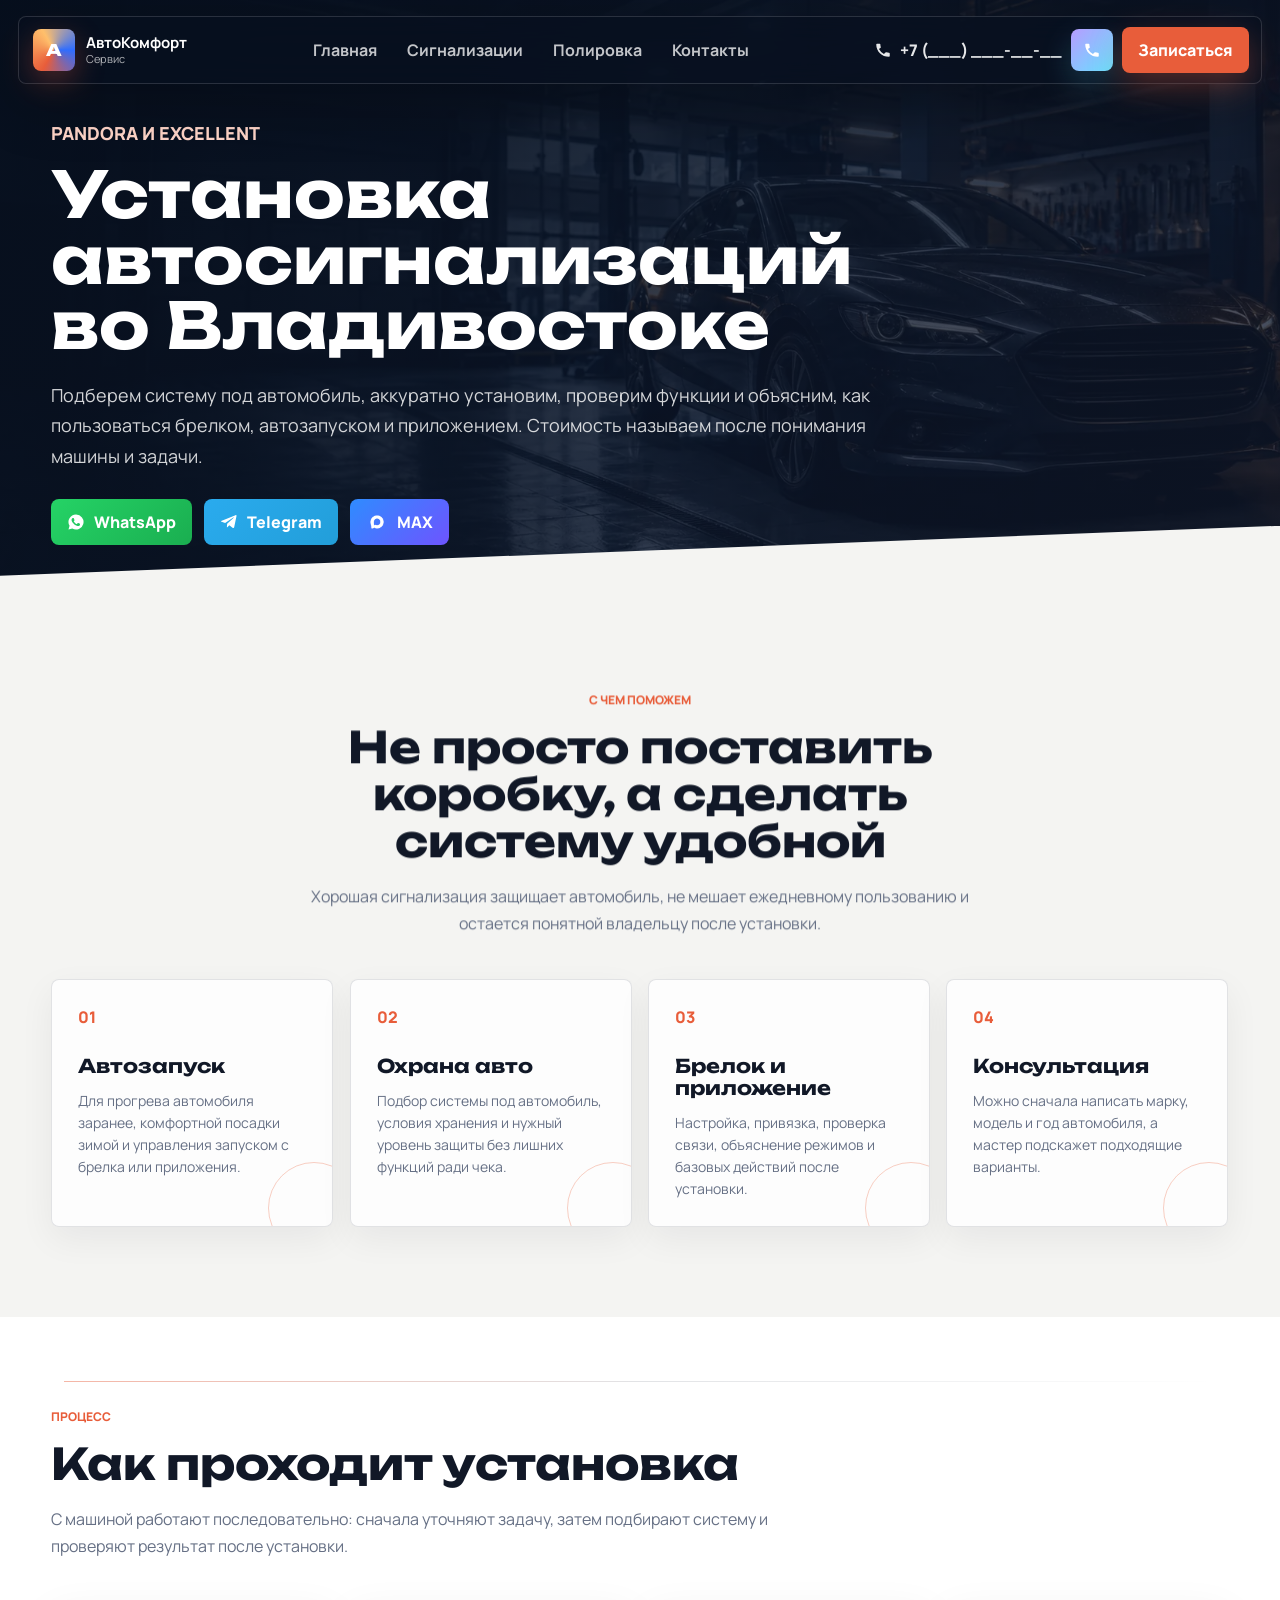
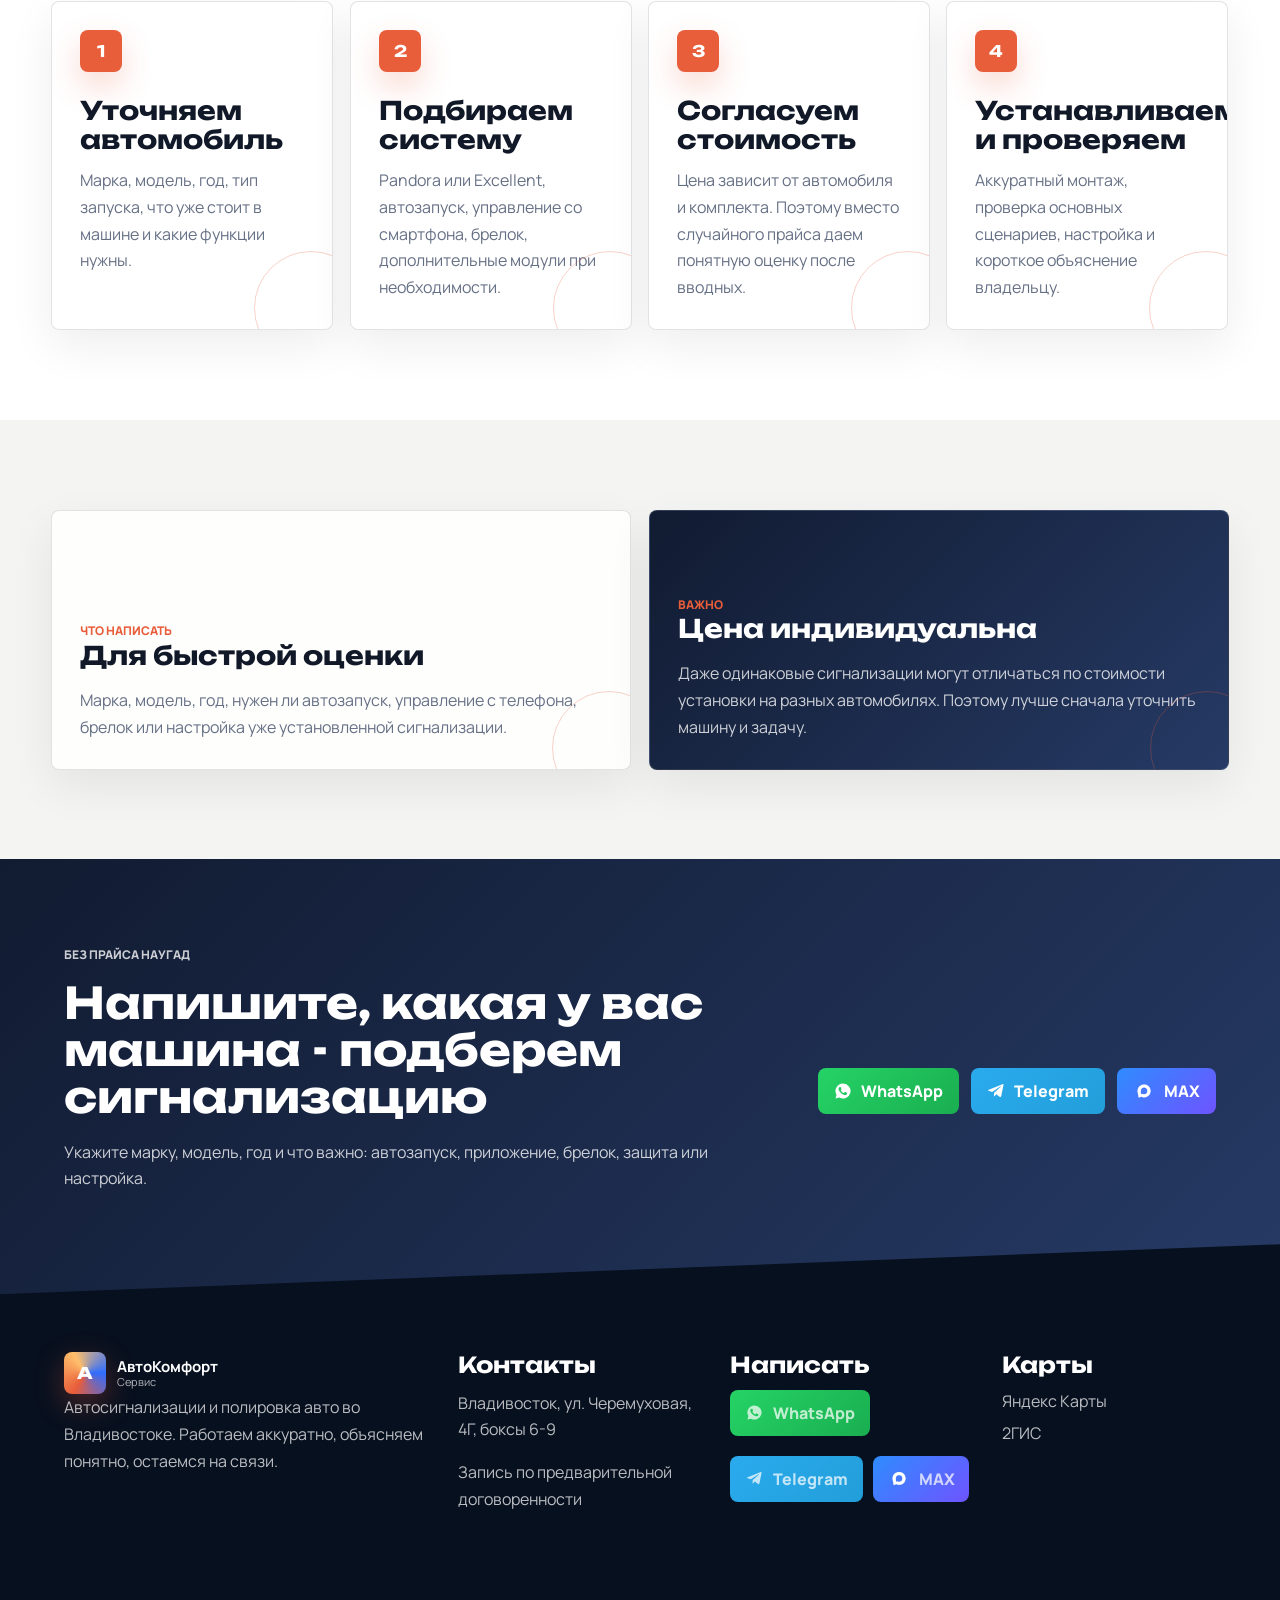
<file: signalizatsii.html>
﻿<!doctype html>
<html lang="ru">
<head>
  <meta charset="utf-8">
  <meta name="viewport" content="width=device-width, initial-scale=1">
  <title>Установка автосигнализаций во Владивостоке - АвтоКомфорт Сервис</title>
  <meta name="description" content="Установка автосигнализаций Pandora и Excellent во Владивостоке: автозапуск, брелок, приложение, настройка и консультация под автомобиль.">
  <link rel="preconnect" href="https://fonts.googleapis.com">
  <link rel="preconnect" href="https://fonts.gstatic.com" crossorigin>
  <link rel="stylesheet" href="styles.css">
  <meta name="robots" content="noindex, nofollow">
</head>
<body>
<header class="site-header">
  <a class="brand" href="index.html"><span class="brand-mark">A</span><span><b>АвтоКомфорт</b><small>Сервис</small></span></a>
  <nav class="desktop-nav"><a href="index.html">Главная</a><a href="signalizatsii.html">Сигнализации</a><a href="polirovka.html">Полировка</a><a href="kontakty.html">Контакты</a></nav>
  <div class="header-actions"><a class="phone-link" href="tel:+70000000000">+7 (___) ___-__-__</a><a class="icon-action phone compact" href="tel:+70000000000" aria-label="Позвонить">Звонок</a><a class="primary-small" href="kontakty.html">Записаться</a></div>
<button class="menu-toggle" type="button" aria-label="Открыть меню" aria-expanded="false"><span></span><span></span><span></span></button><nav class="mobile-nav" aria-label="Мобильное меню"><a href="index.html">Главная</a><a href="signalizatsii.html">Сигнализации</a><a href="polirovka.html">Полировка</a><a href="kontakty.html">Контакты</a></nav>
</header>
<main>
  <section class="subhero signal-hero">
    <div class="subhero-copy reveal-hero">
      <p class="eyebrow dark">Pandora и Excellent</p>
      <h1>Установка автосигнализаций во Владивостоке</h1>
      <p>Подберем систему под автомобиль, аккуратно установим, проверим функции и объясним, как пользоваться брелком, автозапуском и приложением. Стоимость называем после понимания машины и задачи.</p>
      <div class="cta-row"><a class="messenger whatsapp" href="#">WhatsApp</a><a class="messenger telegram" href="#">Telegram</a><a class="messenger max" href="#">MAX</a></div>
      <div class="hero-proof-row"><span>Официальный представитель</span><span>Автозапуск</span><span>Настройка брелков</span></div>
    </div>
  </section>

  <section class="section light">
    <div class="section-intro center">
      <p class="eyebrow">С чем поможем</p>
      <h2>Не просто поставить коробку, а сделать систему удобной</h2>
      <p>Хорошая сигнализация защищает автомобиль, не мешает ежедневному пользованию и остается понятной владельцу после установки.</p>
    </div>
    <div class="card-grid">
      <article class="info-card"><span class="card-number">01</span><h3>Автозапуск</h3><p>Для прогрева автомобиля заранее, комфортной посадки зимой и управления запуском с брелка или приложения.</p></article>
      <article class="info-card"><span class="card-number">02</span><h3>Охрана авто</h3><p>Подбор системы под автомобиль, условия хранения и нужный уровень защиты без лишних функций ради чека.</p></article>
      <article class="info-card"><span class="card-number">03</span><h3>Брелок и приложение</h3><p>Настройка, привязка, проверка связи, объяснение режимов и базовых действий после установки.</p></article>
      <article class="info-card"><span class="card-number">04</span><h3>Консультация</h3><p>Можно сначала написать марку, модель и год автомобиля, а мастер подскажет подходящие варианты.</p></article>
    </div>
  </section>

  <section class="section white process-section">
    <div class="section-intro">
      <p class="eyebrow">Процесс</p>
      <h2>Как проходит установка</h2>
      <p>С машиной работают последовательно: сначала уточняют задачу, затем подбирают систему и проверяют результат после установки.</p>
    </div>
    <div class="process-list">
      <article><b>1</b><h3>Уточняем автомобиль</h3><p>Марка, модель, год, тип запуска, что уже стоит в машине и какие функции нужны.</p></article>
      <article><b>2</b><h3>Подбираем систему</h3><p>Pandora или Excellent, автозапуск, управление со смартфона, брелок, дополнительные модули при необходимости.</p></article>
      <article><b>3</b><h3>Согласуем стоимость</h3><p>Цена зависит от автомобиля и комплекта. Поэтому вместо случайного прайса даем понятную оценку после вводных.</p></article>
      <article><b>4</b><h3>Устанавливаем и проверяем</h3><p>Аккуратный монтаж, проверка основных сценариев, настройка и короткое объяснение владельцу.</p></article>
    </div>
  </section>

  <section class="section light details-section">
    <div class="detail-card"><p class="eyebrow">Что написать</p><h2>Для быстрой оценки</h2><p>Марка, модель, год, нужен ли автозапуск, управление с телефона, брелок или настройка уже установленной сигнализации.</p></div>
    <div class="detail-card dark"><p class="eyebrow">Важно</p><h2>Цена индивидуальна</h2><p>Даже одинаковые сигнализации могут отличаться по стоимости установки на разных автомобилях. Поэтому лучше сначала уточнить машину и задачу.</p></div>
  </section>

  <section class="cost-band">
    <div><p class="eyebrow">Без прайса наугад</p><h2>Напишите, какая у вас машина - подберем сигнализацию</h2><p>Укажите марку, модель, год и что важно: автозапуск, приложение, брелок, защита или настройка.</p></div>
    <div class="cta-row"><a class="messenger whatsapp" href="#">WhatsApp</a><a class="messenger telegram" href="#">Telegram</a><a class="messenger max" href="#">MAX</a></div>
  </section>
</main>
<footer class="footer">
  <div class="footer-grid">
    <div><div class="brand footer-brand"><span class="brand-mark">A</span><span><b>АвтоКомфорт</b><small>Сервис</small></span></div><p>Автосигнализации и полировка авто во Владивостоке. Работаем аккуратно, объясняем понятно, остаемся на связи.</p></div>
    <div><h3>Контакты</h3><p>Владивосток, ул. Черемуховая, 4Г, боксы 6-9</p><p>Запись по предварительной договоренности</p></div>
    <div><h3>Написать</h3><div class="messenger-row left"><a class="messenger whatsapp" href="#">WhatsApp</a><a class="messenger telegram" href="#">Telegram</a><a class="messenger max" href="#">MAX</a></div></div>
    <div><h3>Карты</h3><a href="https://yandex.ru/maps/org/avtokomfort_servis/180341163261">Яндекс Карты</a><a href="https://2gis.ru/vladivostok/geo/70000001007176897">2ГИС</a></div>
  </div>
</footer>
<div class="mobile-contact-bar"><a class="messenger whatsapp compact" href="#">WhatsApp</a><a class="messenger telegram compact" href="#">Telegram</a><a class="icon-action phone" href="tel:+70000000000">Звонок</a></div>
<script src="script.js"></script>
</body>
</html>
</file>
<file: styles.css>
﻿@import url('https://fonts.googleapis.com/css2?family=Manrope:wght@400;500;600;700;800&family=Unbounded:wght@500;600;700;800&display=swap');

:root {
  --navy: #111b31;
  --navy-2: #07101f;
  --ink: #111827;
  --muted: #667085;
  --paper: #f4f4f2;
  --white: #ffffff;
  --line: rgba(17, 27, 49, 0.12);
  --accent: #e85d3a;
  --accent-2: #ffb199;
  --blue: #2f6dff;
  --green: #14a46f;
  --telegram: #229ed9;
  --max: #4b62ff;
  --shadow: 0 24px 80px rgba(7, 16, 31, .18);
  --radius: 8px;
}
* { box-sizing: border-box; }
html { scroll-behavior: smooth; }
body {
  margin: 0;
  color: var(--ink);
  background: var(--paper);
  font-family: Manrope, Arial, sans-serif;
  letter-spacing: 0;
  overflow-x: hidden;
}
a { color: inherit; text-decoration: none; }
img { display: block; max-width: 100%; }

.site-header {
  position: fixed;
  left: 18px;
  right: 18px;
  top: 16px;
  z-index: 80;
  display: grid;
  grid-template-columns: auto 1fr auto;
  align-items: center;
  gap: 22px;
  padding: 10px 12px 10px 14px;
  color: white;
  background: rgba(7, 16, 31, .72);
  border: 1px solid rgba(255,255,255,.14);
  border-radius: 8px;
  backdrop-filter: blur(22px);
  box-shadow: 0 18px 60px rgba(0,0,0,.22);
}
.brand { display: inline-flex; align-items: center; gap: 11px; min-width: max-content; }
.brand-mark {
  width: 42px;
  height: 42px;
  display: grid;
  place-items: center;
  border-radius: 8px;
  color: white;
  background: conic-gradient(from 210deg, var(--accent), #ffbf6b, #2f6dff, var(--accent));
  font-family: Unbounded, Manrope, sans-serif;
  font-weight: 800;
  box-shadow: 0 10px 30px rgba(232, 93, 58, .32);
}
.brand b, .brand small { display: block; line-height: 1.05; }
.brand b { font-size: 15px; }
.brand small { font-size: 11px; color: rgba(255,255,255,.68); margin-top: 2px; }
.desktop-nav { display: flex; justify-content: center; gap: 6px; }
.desktop-nav a {
  padding: 11px 12px;
  border-radius: 8px;
  color: rgba(255,255,255,.76);
  font-weight: 700;
  transition: color .25s ease, background .25s ease;
}
.desktop-nav a:hover { color: white; background: rgba(255,255,255,.08); }
.header-actions { display: flex; align-items: center; gap: 9px; }
.phone-link { font-weight: 800; color: rgba(255,255,255,.9); }
.primary-small, .messenger, .secondary-button, .link-row a, .hero-ghost {
  min-height: 46px;
  display: inline-flex;
  align-items: center;
  justify-content: center;
  gap: 9px;
  padding: 12px 16px;
  border-radius: 8px;
  font-weight: 900;
  transition: transform .25s ease, box-shadow .25s ease, background .25s ease, border-color .25s ease;
  cursor: pointer;
}
.primary-small { color: white; background: var(--accent); box-shadow: 0 12px 32px rgba(232, 93, 58, .34); }
.messenger.compact { min-height: 42px; padding: 10px 12px; }
.whatsapp { color: white; background: var(--green); }
.telegram { color: white; background: var(--telegram); }
.max { color: white; background: var(--max); }
.secondary-button, .hero-ghost { color: white; border: 1px solid rgba(255,255,255,.26); background: rgba(255,255,255,.08); }
.messenger:hover, .secondary-button:hover, .primary-small:hover, .hero-ghost:hover, .link-row a:hover { transform: translateY(-2px); box-shadow: 0 16px 38px rgba(0,0,0,.18); }

.hero {
  position: relative;
  min-height: 100vh;
  display: grid;
  grid-template-columns: minmax(0, 1.05fr) minmax(360px, .72fr);
  gap: clamp(20px, 4vw, 48px);
  align-items: end;
  padding: 112px clamp(18px, 4vw, 56px) 44px;
  color: white;
  background: radial-gradient(circle at 70% 20%, rgba(47,109,255,.35), transparent 34%), linear-gradient(135deg, #07101f 0%, #111b31 55%, #07101f 100%);
  overflow: hidden;
}
.hero::before {
  content: "";
  position: absolute;
  inset: 0;
  background: linear-gradient(90deg, rgba(7,16,31,.94), rgba(7,16,31,.38) 52%, rgba(7,16,31,.85)), url('images/hero-workshop.webp') center/cover;
  opacity: .86;
  transform: scale(1.04);
  animation: heroBreath 12s ease-out forwards;
}
.hero::after {
  content: "";
  position: absolute;
  inset: auto -10vw -28vh -10vw;
  height: 44vh;
  background: linear-gradient(180deg, transparent, var(--paper) 72%);
}
.hero-content, .hero-stage { position: relative; z-index: 2; }
.hero-content { max-width: 860px; padding-bottom: 28px; }
.eyebrow {
  margin: 0 0 14px;
  color: var(--accent);
  font-size: 12px;
  font-weight: 900;
  text-transform: uppercase;
  letter-spacing: 0;
}
.eyebrow.dark { color: #ffd5c8; }
h1, h2, h3, p { margin-top: 0; }
h1, h2, h3 { font-family: Unbounded, Manrope, sans-serif; letter-spacing: 0; }
h1 {
  margin-bottom: 22px;
  font-size: clamp(34px, 5.2vw, 68px);
  line-height: .92;
  max-width: 900px;
}
h2 { margin-bottom: 18px; font-size: clamp(28px, 3.6vw, 46px); line-height: 1; }
h3 { margin-bottom: 12px; font-size: 22px; line-height: 1.15; }
p { line-height: 1.68; color: var(--muted); }
.hero p { max-width: 710px; color: rgba(255,255,255,.82); font-size: 17px; }
.cta-row { display: flex; flex-wrap: wrap; gap: 12px; margin-top: 28px; }
.hero-proof-row { display: flex; flex-wrap: wrap; gap: 10px; margin-top: 28px; }
.hero-proof-row span {
  padding: 10px 12px;
  border-radius: 8px;
  border: 1px solid rgba(255,255,255,.16);
  background: rgba(255,255,255,.08);
  color: rgba(255,255,255,.82);
  font-weight: 800;
}
.hero-stage { min-height: 460px; align-self: stretch; }
.signal-orbit {
  position: absolute;
  inset: 34px 0 auto auto;
  width: min(340px, 84vw);
  aspect-ratio: 1;
  border: 1px solid rgba(255,255,255,.15);
  border-radius: 50%;
  background: radial-gradient(circle, rgba(255,255,255,.08), transparent 62%);
  animation: slowRotate 24s linear infinite;
}
.signal-orbit::before, .signal-orbit::after {
  content: "";
  position: absolute;
  inset: 16%;
  border: 1px dashed rgba(255,255,255,.2);
  border-radius: 50%;
}
.signal-orbit::after { inset: 31%; border-style: solid; opacity: .5; }
.orbit-dot {
  position: absolute;
  width: 13px;
  height: 13px;
  border-radius: 50%;
  background: var(--accent);
  box-shadow: 0 0 34px var(--accent);
}
.orbit-dot:nth-child(1) { top: 3%; left: 48%; }
.orbit-dot:nth-child(2) { top: 44%; right: 2%; background: #2f6dff; box-shadow: 0 0 34px #2f6dff; }
.orbit-dot:nth-child(3) { bottom: 8%; left: 20%; background: #14a46f; box-shadow: 0 0 34px #14a46f; }
.floating-panel {
  position: absolute;
  width: min(270px, 76vw);
  padding: 16px;
  border-radius: 8px;
  color: white;
  background: rgba(255,255,255,.1);
  border: 1px solid rgba(255,255,255,.16);
  backdrop-filter: blur(18px);
  box-shadow: 0 22px 70px rgba(0,0,0,.24);
  animation: floatY 5s ease-in-out infinite;
}
.floating-panel b { display: block; font-family: Unbounded, Manrope, sans-serif; font-size: 18px; margin-bottom: 5px; }
.floating-panel small { color: rgba(255,255,255,.68); line-height: 1.5; }
.panel-a { right: 6%; top: 11%; }
.panel-b { left: 0; bottom: 26%; animation-delay: -.8s; }
.panel-c { right: 2%; bottom: 9%; animation-delay: -1.6s; }
.hero-stats {
  position: relative;
  z-index: 2;
  display: grid;
  grid-template-columns: repeat(3, minmax(0, 1fr));
  gap: 12px;
  margin-top: 34px;
  max-width: 760px;
}
.hero-stats div {
  padding: 16px;
  border-radius: 8px;
  background: rgba(255,255,255,.1);
  border: 1px solid rgba(255,255,255,.14);
  backdrop-filter: blur(12px);
}
.hero-stats b { display: block; font-family: Unbounded, Manrope, sans-serif; font-size: 30px; }
.hero-stats span, .hero-stats small { display: block; color: rgba(255,255,255,.78); }
.hero-stats small { margin-top: 4px; color: rgba(255,255,255,.52); }

.section { padding: clamp(56px, 7vw, 92px) clamp(18px, 4vw, 56px); }
.light { background: var(--paper); }
.white { background: white; }
.section-intro { max-width: 840px; margin-bottom: 42px; }
.section-intro.center { margin-inline: auto; text-align: center; }
.section-intro p:not(.eyebrow) { font-size: 18px; }
.service-split { display: grid; grid-template-columns: repeat(2, minmax(0, 1fr)); gap: 18px; max-width: 1220px; margin: 0 auto; }
.service-card {
  position: relative;
  min-height: 350px;
  display: flex;
  flex-direction: column;
  justify-content: flex-end;
  padding: 28px;
  color: white;
  border-radius: 8px;
  overflow: hidden;
  isolation: isolate;
  box-shadow: var(--shadow);
  transition: transform .35s ease, box-shadow .35s ease;
}
.service-card::before { content: ""; position: absolute; inset: 0; z-index: -2; background: linear-gradient(140deg, rgba(17,27,49,.96), rgba(17,27,49,.42)), url('images/hero-workshop.webp') center/cover; transition: transform .55s ease; }
.service-card:nth-child(2)::before { background-image: linear-gradient(140deg, rgba(17,27,49,.88), rgba(232,93,58,.3)), url('images/polishing-before-after.webp'); }
.service-card::after { content: ""; position: absolute; inset: auto 0 0; height: 48%; z-index: -1; background: linear-gradient(0deg, rgba(7,16,31,.92), transparent); }
.service-card:hover { transform: translateY(-8px); box-shadow: 0 30px 92px rgba(7,16,31,.24); }
.service-card:hover::before { transform: scale(1.06); }
.service-card span { color: #ffd5c8; font-weight: 900; text-transform: uppercase; font-size: 12px; }
.service-card h3 { font-size: clamp(26px, 3.2vw, 38px); }
.service-card p { color: rgba(255,255,255,.82); max-width: 560px; }
.service-card b { margin-top: 12px; }
.dealer-section, .gallery-section, .before-after-section { display: grid; grid-template-columns: .82fr 1.18fr; gap: 42px; align-items: center; }
.brand-panels { display: grid; grid-template-columns: 1fr 1fr; gap: 16px; }
.brand-panels div, .contact-card {
  padding: 30px;
  border-radius: 8px;
  background: var(--navy);
  color: white;
  box-shadow: var(--shadow);
}
.brand-panels span { display: block; font-family: Unbounded, Manrope, sans-serif; font-size: clamp(30px, 4vw, 46px); margin-bottom: 10px; }
.brand-panels p, .footer p, .footer a { color: rgba(255,255,255,.72); }
.card-grid { display: grid; grid-template-columns: repeat(4, minmax(0, 1fr)); gap: 16px; }
.info-card {
  position: relative;
  min-height: 210px;
  padding: 26px;
  border-radius: 8px;
  background: rgba(255,255,255,.82);
  border: 1px solid var(--line);
  box-shadow: 0 12px 35px rgba(7,16,31,.06);
  overflow: hidden;
}
.info-card::after { content: ""; position: absolute; right: -28px; bottom: -28px; width: 90px; height: 90px; border: 1px solid rgba(232,93,58,.3); border-radius: 50%; }
.card-number { color: var(--accent); font-weight: 950; margin-bottom: 28px; display: inline-block; }
.info-card p { margin-bottom: 0; }
.reviews-section { overflow: hidden; color: white; background: radial-gradient(circle at 20% 0, rgba(232,93,58,.22), transparent 30%), var(--navy); }
.reviews-section .section-intro p { color: rgba(255,255,255,.74); }
.rating-strip { display: grid; grid-template-columns: repeat(2, minmax(0,1fr)); gap: 16px; max-width: 980px; margin: 0 auto 32px; }
.rating-strip a { padding: 24px; border-radius: 8px; border: 1px solid rgba(255,255,255,.14); background: rgba(255,255,255,.09); }
.rating-strip b { display: block; font-family: Unbounded, Manrope, sans-serif; font-size: 30px; }
.rating-strip span { color: rgba(255,255,255,.68); }
.review-track { display: flex; width: max-content; gap: 14px; animation: marquee 42s linear infinite; }
.review-track:hover { animation-play-state: paused; }
.review-card { width: min(420px, 84vw); min-height: 230px; padding: 24px; border-radius: 8px; background: white; color: var(--ink); }
.review-card.gis { border-top: 5px solid var(--green); }
.review-card.yandex { border-top: 5px solid #e53935; }
.review-card div { display: flex; justify-content: space-between; gap: 12px; }
.review-card p { color: var(--ink); }
.gallery-grid { display: grid; grid-template-columns: .9fr 1.1fr; gap: 14px; }
.gallery-grid img, .comparison-card img { width: 100%; height: 380px; object-fit: cover; border-radius: 8px; box-shadow: var(--shadow); }
.cost-band {
  display: grid;
  grid-template-columns: 1fr auto;
  gap: 30px;
  align-items: center;
  padding: clamp(54px, 7vw, 86px) clamp(18px, 5vw, 76px);
  color: white;
  background: linear-gradient(135deg, var(--navy), #263a65);
}
.cost-band p { color: rgba(255,255,255,.78); max-width: 780px; }
.subhero, .contacts-hero {
  position: relative;
  min-height: 560px;
  display: flex;
  align-items: flex-end;
  padding: 118px clamp(18px, 4vw, 56px) 56px;
  color: white;
  background: linear-gradient(135deg, rgba(7,16,31,.94), rgba(17,27,49,.7)), url('images/hero-workshop.webp') center/cover;
  overflow: hidden;
}
.subhero::after, .contacts-hero::after { content: ""; position: absolute; inset: auto 0 0; height: 34%; background: linear-gradient(0deg, var(--paper), transparent); }
.subhero-image { position: absolute; inset: 0; width: 100%; height: 100%; object-fit: cover; opacity: .5; }
.subhero-copy, .contacts-hero > div { position: relative; z-index: 2; max-width: 820px; }
.subhero p, .contacts-hero p { color: rgba(255,255,255,.82); font-size: 18px; }
.comparison-card { position: relative; overflow: hidden; border-radius: 8px; }
.comparison-card img { height: 420px; }
.split-line { position: absolute; inset: 0 auto 0 50%; width: 3px; background: white; }
.comparison-labels { position: absolute; left: 18px; right: 18px; bottom: 18px; display: flex; justify-content: space-between; }
.comparison-labels b { padding: 10px 14px; border-radius: 8px; color: white; background: rgba(7,16,31,.78); backdrop-filter: blur(12px); }
.contact-layout, .map-card { display: grid; grid-template-columns: 1.2fr .8fr; gap: 24px; }
.map-large iframe { width: 100%; min-height: 520px; border: 0; border-radius: 8px; box-shadow: var(--shadow); }
.placeholder-route, .map-fake { min-height: 300px; display: grid; place-items: center; border-radius: 8px; color: var(--muted); background: repeating-linear-gradient(45deg, #e8e8e4, #e8e8e4 12px, #f9f9f6 12px, #f9f9f6 24px); border: 1px solid var(--line); }
.link-row { display: flex; flex-wrap: wrap; gap: 10px; margin-top: 22px; }
.link-row a { color: white; background: var(--navy); }
.footer { padding: 58px clamp(18px, 5vw, 76px) 96px; color: white; background: var(--navy-2); }
.footer-grid { display: grid; grid-template-columns: 1.2fr .8fr .8fr .7fr; gap: 28px; }
.footer a { display: block; margin-bottom: 10px; }
.messenger-row { display: flex; flex-wrap: wrap; gap: 10px; }
.mobile-contact-bar { display: none; }
.reveal, .section-intro, .info-card, .service-card, .dealer-copy, .gallery-copy { opacity: 0; transform: translateY(26px); transition: opacity .8s ease, transform .8s ease; transition-delay: var(--delay, 0ms); }
.is-visible { opacity: 1 !important; transform: translateY(0) !important; }
.reveal-hero { animation: fadeUp .95s ease .15s both; }

@keyframes fadeUp { from { opacity: 0; transform: translateY(26px); } to { opacity: 1; transform: translateY(0); } }
@keyframes heroBreath { from { transform: scale(1.07); } to { transform: scale(1); } }
@keyframes slowRotate { to { transform: rotate(360deg); } }
@keyframes floatY { 0%,100% { transform: translateY(0); } 50% { transform: translateY(-14px); } }
@keyframes marquee { from { transform: translateX(0); } to { transform: translateX(-50%); } }
@media (prefers-reduced-motion: reduce) { *, *::before, *::after { animation: none !important; transition: none !important; } .reveal, .section-intro, .info-card, .service-card, .dealer-copy, .gallery-copy { opacity: 1; transform: none; } }
@media (max-width: 1060px) {
  .site-header { grid-template-columns: auto auto; justify-content: space-between; }
  .desktop-nav, .phone-link, .header-actions .primary-small { display: none; }
  .hero, .dealer-section, .gallery-section, .before-after-section, .cost-band, .contact-layout, .footer-grid { grid-template-columns: 1fr; }
  .hero-stage { min-height: 440px; }
  .card-grid { grid-template-columns: repeat(2, minmax(0,1fr)); }
}
@media (max-width: 700px) {
  body { padding-bottom: 76px; }
  .site-header { left: 10px; right: 10px; top: 10px; }
  .brand b { font-size: 14px; }
  .hero { min-height: auto; padding: 118px 16px 56px; display: block; }
  .hero-stage { display: none; }
  h1 { font-size: 44px; }
  h2 { font-size: 34px; }
  .hero p, .subhero p, .contacts-hero p { font-size: 16px; }
  .hero-stats, .service-split, .card-grid, .brand-panels, .rating-strip, .gallery-grid { grid-template-columns: 1fr; }
  .section { padding: 64px 16px; }
  .service-card { min-height: 320px; padding: 24px; }
  .gallery-grid img, .comparison-card img { height: 320px; }
  .subhero, .contacts-hero { min-height: 620px; padding: 118px 16px 56px; }
  .cta-row { align-items: stretch; }
  .messenger, .secondary-button { width: 100%; }
  .mobile-contact-bar { position: fixed; left: 10px; right: 10px; bottom: 10px; z-index: 90; display: grid; grid-template-columns: repeat(3,1fr); gap: 8px; padding: 8px; border-radius: 8px; background: rgba(7,16,31,.92); border: 1px solid rgba(255,255,255,.14); backdrop-filter: blur(16px); }
  .mobile-contact-bar .messenger, .icon-action { width: 100%; min-height: 48px; padding: 8px; border-radius: 8px; flex-direction: column; font-size: 12px; }
  .icon-action.phone { display: inline-flex; align-items: center; justify-content: center; color: white; background: var(--accent); font-weight: 900; }
  .footer { padding-bottom: 116px; }
}

/* Scale correction pass: keep the portfolio feel without 150% zoom. */
.hero-content { max-width: 720px; }
.hero p { max-width: 620px; }
.floating-panel small { font-size: 13px; }
.section-intro { max-width: 720px; }
.section-intro p:not(.eyebrow) { font-size: 16px; }
.info-card h3 { font-size: 19px; }
.info-card p { font-size: 14px; line-height: 1.58; }
.service-card p { font-size: 15px; line-height: 1.58; }
.brand-panels span { font-size: clamp(25px, 3vw, 34px); }
.brand-panels div { padding: 24px; }
.rating-strip b { font-size: 24px; }
.review-card { min-height: 200px; }
.cost-band h2 { max-width: 720px; }
@media (max-width: 700px) {
  .hero { padding: 104px 16px 44px; }
  h1 { font-size: 36px; line-height: .98; }
  h2 { font-size: 29px; line-height: 1.05; }
  h3 { font-size: 19px; }
  .service-card { min-height: 280px; padding: 22px; }
  .section { padding: 52px 16px; }
  .subhero, .contacts-hero { min-height: 520px; padding: 104px 16px 44px; }
}
/* B2C auto service calm premium pass */
.hero {
  min-height: 820px;
  display: flex;
  align-items: flex-end;
  padding: 118px clamp(18px, 5vw, 72px) 66px;
  background: #07101f;
}
.hero::before {
  background: linear-gradient(90deg, rgba(7,16,31,.92) 0%, rgba(7,16,31,.72) 40%, rgba(7,16,31,.18) 78%), linear-gradient(0deg, rgba(7,16,31,.7), transparent 42%), url('images/hero-workshop.webp') center/cover;
  opacity: 1;
}
.hero::after {
  height: 26vh;
  background: linear-gradient(180deg, transparent, var(--paper) 82%);
}
.hero-content {
  max-width: 760px;
  padding-bottom: 0;
}
.hero-stage,
.signal-orbit,
.floating-panel {
  display: none !important;
}
h1 {
  max-width: 760px;
  font-size: clamp(36px, 5vw, 64px);
  line-height: 1.02;
  letter-spacing: 0;
}
h2 {
  font-size: clamp(28px, 3.4vw, 44px);
  line-height: 1.08;
}
.hero p {
  max-width: 620px;
  font-size: 17px;
}
.hero-proof-row {
  max-width: 660px;
}
.hero-proof-row span {
  background: rgba(255,255,255,.09);
}
.hero-stats {
  max-width: 680px;
  grid-template-columns: repeat(3, minmax(0, 1fr));
}
.hero-stats div {
  padding: 16px;
}
.hero-stats b {
  font-size: 26px;
}
.service-card {
  min-height: 340px;
}
.section {
  padding-top: clamp(58px, 7vw, 96px);
  padding-bottom: clamp(58px, 7vw, 96px);
}
.reveal, .section-intro, .info-card, .service-card, .dealer-copy, .gallery-copy {
  transition-duration: .7s;
  transform: translateY(18px);
}
@media (max-width: 700px) {
  .hero {
    min-height: 720px;
    padding: 112px 16px 46px;
  }
  h1 {
    font-size: 35px;
  }
  .hero-stats {
    grid-template-columns: 1fr;
  }
}
/* Premium section transitions: calm auto-service feel */
.hero {
  margin-bottom: -1px;
}
.hero::after {
  height: 210px;
  background:
    linear-gradient(180deg, rgba(7,16,31,0) 0%, rgba(7,16,31,.52) 24%, rgba(244,244,242,.92) 76%, var(--paper) 100%);
}
.hero-transition-line {
  position: absolute;
  left: clamp(18px, 5vw, 72px);
  right: clamp(18px, 5vw, 72px);
  bottom: 42px;
  z-index: 3;
  height: 1px;
  overflow: hidden;
  background: rgba(255,255,255,.16);
}
.hero-transition-line::before {
  content: "";
  display: block;
  width: 36%;
  height: 100%;
  background: linear-gradient(90deg, transparent, rgba(232,93,58,.9), transparent);
  animation: scanLine 4.8s ease-in-out infinite;
}
.light:first-of-type {
  position: relative;
  padding-top: clamp(76px, 8vw, 112px);
}
.light:first-of-type::before {
  content: "";
  position: absolute;
  top: -44px;
  left: clamp(18px, 6vw, 96px);
  right: clamp(18px, 6vw, 96px);
  height: 88px;
  border-radius: 8px;
  background: linear-gradient(90deg, rgba(255,255,255,.72), rgba(255,255,255,.32));
  border: 1px solid rgba(255,255,255,.55);
  box-shadow: 0 24px 70px rgba(7,16,31,.12);
  backdrop-filter: blur(14px);
  pointer-events: none;
}
.light:first-of-type::after {
  content: "Р”РІР° РЅР°РїСЂР°РІР»РµРЅРёСЏ В· РѕРґРёРЅ СЃРµСЂРІРёСЃ";
  position: absolute;
  top: -13px;
  left: 50%;
  transform: translateX(-50%);
  z-index: 2;
  padding: 10px 14px;
  border-radius: 8px;
  color: var(--navy);
  background: rgba(255,255,255,.88);
  box-shadow: 0 12px 32px rgba(7,16,31,.12);
  font-size: 13px;
  font-weight: 900;
  white-space: nowrap;
}
.footer {
  position: relative;
  margin-top: -1px;
}
.footer::before {
  content: "";
  position: absolute;
  left: 0;
  right: 0;
  top: -120px;
  height: 120px;
  pointer-events: none;
  background: linear-gradient(180deg, rgba(244,244,242,0), rgba(7,16,31,.08) 38%, var(--navy-2) 100%);
}
.cost-band + .section.contact-preview,
.section.contact-preview + .footer,
.reviews-section + .section {
  position: relative;
}
.section.contact-preview::after {
  content: "";
  position: absolute;
  left: clamp(18px, 5vw, 72px);
  right: clamp(18px, 5vw, 72px);
  bottom: -1px;
  height: 1px;
  background: linear-gradient(90deg, transparent, rgba(27,40,69,.24), transparent);
}
@keyframes scanLine {
  0% { transform: translateX(-120%); opacity: 0; }
  18% { opacity: 1; }
  58% { opacity: 1; }
  100% { transform: translateX(320%); opacity: 0; }
}
@media (max-width: 700px) {
  .hero-transition-line { left: 16px; right: 16px; bottom: 28px; }
  .light:first-of-type::before { left: 16px; right: 16px; top: -28px; height: 58px; }
  .light:first-of-type::after { top: -8px; font-size: 12px; }
}
/* Revised transitions: visible gradient, no thin headlight line */
.hero-transition-line {
  display: none !important;
}
.hero::after {
  height: 260px;
  background:
    linear-gradient(180deg,
      rgba(7,16,31,0) 0%,
      rgba(7,16,31,.58) 30%,
      rgba(54,58,66,.42) 54%,
      rgba(244,244,242,.94) 84%,
      var(--paper) 100%);
}
.light:first-of-type {
  clip-path: polygon(0 46px, 100% 0, 100% 100%, 0 100%);
  margin-top: -58px;
  padding-top: clamp(112px, 10vw, 148px);
}
.light:first-of-type::before {
  top: 8px;
  left: 0;
  right: 0;
  height: 88px;
  border-radius: 0;
  background:
    radial-gradient(ellipse at 22% 10%, rgba(232,93,58,.18), transparent 38%),
    linear-gradient(180deg, rgba(255,255,255,.72), rgba(244,244,242,0));
  border: 0;
  box-shadow: none;
  backdrop-filter: none;
}
.light:first-of-type::after {
  top: 48px;
  background: rgba(255,255,255,.82);
  border: 1px solid rgba(17,27,49,.08);
}
.footer::before {
  top: -170px;
  height: 170px;
  background:
    linear-gradient(180deg, rgba(244,244,242,0) 0%, rgba(244,244,242,.74) 18%, rgba(17,27,49,.2) 58%, var(--navy-2) 100%);
}
@media (max-width: 700px) {
  .light:first-of-type {
    clip-path: polygon(0 28px, 100% 0, 100% 100%, 0 100%);
    margin-top: -38px;
    padding-top: 88px;
  }
  .light:first-of-type::before { top: 2px; height: 64px; }
  .light:first-of-type::after { top: 30px; }
}
/* Structural transitions: real blocks, no content overlays */
.hero::after,
.light:first-of-type::before,
.light:first-of-type::after,
.footer::before,
.section.contact-preview::after {
  display: none !important;
}
.light:first-of-type {
  clip-path: none !important;
  margin-top: 0 !important;
  padding-top: clamp(58px, 7vw, 96px) !important;
}
.section-transition {
  position: relative;
  height: 150px;
  overflow: hidden;
  margin: -1px 0;
  pointer-events: none;
}
.section-transition.dark-to-light {
  background: linear-gradient(180deg, #07101f 0%, rgba(17,27,49,.82) 28%, rgba(244,244,242,.72) 74%, var(--paper) 100%);
}
.section-transition.dark-to-light::after {
  content: "";
  position: absolute;
  left: 0;
  right: 0;
  bottom: -1px;
  height: 78px;
  background: var(--paper);
  clip-path: polygon(0 38px, 100% 0, 100% 100%, 0 100%);
}
.section-transition.light-to-dark {
  height: 170px;
  background: linear-gradient(180deg, var(--paper) 0%, rgba(244,244,242,.82) 24%, rgba(17,27,49,.22) 58%, var(--navy-2) 100%);
}
.section-transition.light-to-dark::before {
  content: "";
  position: absolute;
  left: 0;
  right: 0;
  top: -1px;
  height: 82px;
  background: var(--paper);
  clip-path: polygon(0 0, 100% 0, 100% 42px, 0 82px);
}
.transition-label {
  position: absolute;
  left: 50%;
  bottom: 34px;
  z-index: 2;
  transform: translateX(-50%);
  padding: 10px 14px;
  border-radius: 8px;
  color: var(--navy);
  background: rgba(255,255,255,.86);
  border: 1px solid rgba(17,27,49,.08);
  box-shadow: 0 12px 34px rgba(7,16,31,.12);
  font-size: 13px;
  font-weight: 900;
  white-space: nowrap;
}
@media (max-width: 700px) {
  .section-transition { height: 104px; }
  .section-transition.dark-to-light::after { height: 56px; clip-path: polygon(0 26px, 100% 0, 100% 100%, 0 100%); }
  .section-transition.light-to-dark { height: 118px; }
  .section-transition.light-to-dark::before { height: 58px; clip-path: polygon(0 0, 100% 0, 100% 28px, 0 58px); }
  .transition-label { bottom: 22px; font-size: 12px; }
}
/* Remove previous transition experiments and use calm bevel cuts */
.section-transition,
.transition-label,
.hero-transition-line {
  display: none !important;
}
.hero {
  margin-bottom: 0;
}
.hero::after {
  display: block !important;
  content: "";
  position: absolute;
  left: 0;
  right: 0;
  bottom: -1px;
  z-index: 2;
  height: 86px;
  background: var(--paper);
  clip-path: polygon(0 58px, 100% 0, 100% 100%, 0 100%);
}
.light:first-of-type {
  clip-path: none !important;
  margin-top: 0 !important;
  padding-top: clamp(58px, 7vw, 96px) !important;
}
.light:first-of-type::before,
.light:first-of-type::after,
.footer::before {
  display: none !important;
}
.footer {
  margin-top: 0;
}
main::after {
  content: "";
  display: block;
  height: 78px;
  background: var(--navy-2);
  clip-path: polygon(0 100%, 100% 28px, 100% 100%, 0 100%);
  margin-top: -78px;
  pointer-events: none;
}
@media (max-width: 700px) {
  .hero::after {
    height: 52px;
    clip-path: polygon(0 34px, 100% 0, 100% 100%, 0 100%);
  }
  main::after {
    height: 46px;
    clip-path: polygon(0 100%, 100% 18px, 100% 100%, 0 100%);
    margin-top: -46px;
  }
}
/* Apply the same calm bevel language to inner pages */
.subhero::after,
.contacts-hero::after {
  display: block !important;
  content: "";
  position: absolute;
  left: 0;
  right: 0;
  bottom: -1px;
  z-index: 2;
  height: 76px;
  background: var(--paper);
  clip-path: polygon(0 50px, 100% 0, 100% 100%, 0 100%);
}
.subhero-copy,
.contacts-hero > div {
  z-index: 3;
}
.polishing-hero::after {
  background: var(--paper);
}
.contacts-hero + .section,
.subhero + .section {
  padding-top: clamp(58px, 7vw, 96px) !important;
}
@media (max-width: 700px) {
  .subhero::after,
  .contacts-hero::after {
    height: 48px;
    clip-path: polygon(0 30px, 100% 0, 100% 100%, 0 100%);
  }
}
/* Messenger and contact icon pass */
.messenger::before,
.phone-link::before,
.icon-action.phone::before,
.contact-phone::before {
  content: "";
  width: 18px;
  height: 18px;
  flex: 0 0 18px;
  display: inline-block;
  background: currentColor;
  -webkit-mask: var(--icon) center / contain no-repeat;
  mask: var(--icon) center / contain no-repeat;
}
.whatsapp { --icon: url("data:image/svg+xml,%3Csvg xmlns='http://www.w3.org/2000/svg' viewBox='0 0 24 24'%3E%3Cpath d='M12.04 2a9.9 9.9 0 0 0-8.53 14.94L2.2 22l5.19-1.25A9.96 9.96 0 1 0 12.04 2Zm0 1.8a8.16 8.16 0 1 1-3.93 15.3l-.33-.18-3.1.75.79-3.02-.2-.33A8.16 8.16 0 0 1 12.04 3.8Zm-3.3 4.36c-.18 0-.46.06-.7.33-.25.27-.92.9-.92 2.18 0 1.28.94 2.52 1.07 2.7.13.18 1.82 2.92 4.5 3.98 2.22.88 2.67.7 3.15.66.48-.04 1.55-.63 1.77-1.24.22-.61.22-1.14.15-1.25-.07-.11-.25-.18-.53-.32-.28-.14-1.64-.81-1.9-.9-.25-.1-.44-.14-.62.14-.18.28-.71.9-.87 1.08-.16.18-.32.2-.6.07-.28-.14-1.17-.43-2.23-1.37-.82-.73-1.38-1.64-1.54-1.92-.16-.28-.02-.43.12-.57.12-.12.28-.32.42-.48.14-.16.18-.28.28-.46.09-.18.05-.34-.02-.48-.07-.14-.63-1.52-.86-2.08-.23-.54-.46-.47-.63-.48h-.53Z'/%3E%3C/svg%3E"); }
.telegram { --icon: url("data:image/svg+xml,%3Csvg xmlns='http://www.w3.org/2000/svg' viewBox='0 0 24 24'%3E%3Cpath d='M21.7 4.35 18.4 20.1c-.25 1.1-.9 1.36-1.82.85l-5.05-3.72-2.44 2.35c-.27.27-.5.5-1.02.5l.36-5.14 9.36-8.46c.41-.36-.09-.56-.63-.2L5.58 13.6.58 12.03c-1.09-.34-1.1-1.09.23-1.6L20.36 2.9c.9-.33 1.7.22 1.34 1.45Z'/%3E%3C/svg%3E"); }
.max { --icon: url("data:image/svg+xml,%3Csvg xmlns='http://www.w3.org/2000/svg' viewBox='0 0 24 24'%3E%3Cpath d='M4 5.2C4 3.98 4.98 3 6.2 3h11.6C19.02 3 20 3.98 20 5.2v8.1c0 1.22-.98 2.2-2.2 2.2h-3.18L12 21l-2.62-5.5H6.2A2.2 2.2 0 0 1 4 13.3V5.2Zm3.1 3.05v4.5h1.52V10.4l1.35 1.65h.22l1.35-1.65v2.35h1.52v-4.5h-1.38l-1.6 1.96-1.6-1.96H7.1Zm7.1 4.5h1.58l.3-.72h1.69l.3.72h1.63l-2.03-4.5h-1.44l-2.03 4.5Zm2.32-1.78.4-.96.4.96h-.8Z'/%3E%3C/svg%3E"); }
.phone-link,
.contact-phone,
.icon-action.phone {
  --icon: url("data:image/svg+xml,%3Csvg xmlns='http://www.w3.org/2000/svg' viewBox='0 0 24 24'%3E%3Cpath d='M6.62 10.79c1.44 2.83 3.76 5.14 6.59 6.59l2.2-2.2c.27-.27.67-.36 1.02-.24 1.12.37 2.33.57 3.57.57.55 0 1 .45 1 1V20c0 .55-.45 1-1 1C10.61 21 3 13.39 3 4c0-.55.45-1 1-1h3.5c.55 0 1 .45 1 1 0 1.24.2 2.45.57 3.57.11.35.03.74-.25 1.02l-2.2 2.2Z'/%3E%3C/svg%3E");
}
.phone-link { display: inline-flex; align-items: center; gap: 8px; }
.contact-phone { display: inline-flex; align-items: center; gap: 8px; margin: 8px 0 16px; color: white; font-weight: 900; }
.messenger.compact { font-size: 0; width: 42px; padding: 10px; }
.messenger.compact::before { margin: 0; }
.mobile-contact-bar .messenger.compact { font-size: 11px; width: 100%; gap: 5px; }
.mobile-contact-bar .messenger.compact::before { width: 17px; height: 17px; }
.mobile-contact-bar .messenger.compact { flex-direction: column; }

/* Rich inner-page content */
.process-section { position: relative; overflow: hidden; }
.process-section::before {
  content: "";
  position: absolute;
  left: clamp(18px, 5vw, 72px);
  right: clamp(18px, 5vw, 72px);
  top: clamp(40px, 5vw, 72px);
  height: 1px;
  background: linear-gradient(90deg, rgba(232,93,58,.45), rgba(17,27,49,.12), transparent);
}
.process-list {
  display: grid;
  grid-template-columns: repeat(4, minmax(0, 1fr));
  gap: 16px;
}
.process-list article,
.detail-card {
  position: relative;
  padding: 28px;
  border-radius: 8px;
  border: 1px solid var(--line);
  background: rgba(255,255,255,.84);
  box-shadow: 0 16px 46px rgba(7,16,31,.07);
  overflow: hidden;
}
.process-list article::after,
.detail-card::after {
  content: "";
  position: absolute;
  right: -36px;
  bottom: -36px;
  width: 112px;
  height: 112px;
  border: 1px solid rgba(232,93,58,.28);
  border-radius: 999px;
}
.process-list b {
  width: 42px;
  height: 42px;
  display: grid;
  place-items: center;
  margin-bottom: 24px;
  border-radius: 8px;
  color: white;
  background: var(--accent);
  font-family: Unbounded, Manrope, sans-serif;
  box-shadow: 0 14px 32px rgba(232,93,58,.24);
}
.process-list h3,
.detail-card h2 { font-size: clamp(20px, 2vw, 26px); }
.process-list p,
.detail-card p { margin-bottom: 0; }
.details-section {
  display: grid;
  grid-template-columns: 1fr 1fr;
  gap: 18px;
}
.detail-card { min-height: 260px; display: flex; flex-direction: column; justify-content: flex-end; }
.detail-card.dark {
  color: white;
  background: linear-gradient(135deg, var(--navy), #263a65);
  border-color: rgba(255,255,255,.12);
}
.detail-card.dark p:not(.eyebrow) { color: rgba(255,255,255,.78); }
.contact-messengers { margin: 18px 0 10px; }
.route-grid {
  display: grid;
  grid-template-columns: repeat(3, minmax(0, 1fr));
  gap: 16px;
}
.route-grid .placeholder-route {
  min-height: 240px;
  color: rgba(17,27,49,.64);
  font-weight: 900;
}
.reveal,
.section-intro,
.info-card,
.service-card,
.dealer-copy,
.gallery-copy,
.process-list article,
.detail-card,
.route-grid .placeholder-route {
  will-change: transform, opacity;
}
@media (max-width: 1060px) {
  .process-list,
  .details-section,
  .route-grid { grid-template-columns: 1fr 1fr; }
}
@media (max-width: 700px) {
  .process-list,
  .details-section,
  .route-grid { grid-template-columns: 1fr; }
  .process-list article,
  .detail-card { padding: 22px; min-height: auto; }
  .messenger.compact { font-size: 0; }
  .mobile-contact-bar .messenger.compact { font-size: 10px; }
}

/* Main hero trust cards revision */
.hero-recommendations {
  display: grid;
  grid-template-columns: minmax(220px, 1fr) minmax(220px, 1fr);
  gap: 14px;
  max-width: 620px;
  margin-top: 28px;
}
.map-score {
  position: relative;
  min-height: 118px;
  display: flex;
  flex-direction: column;
  justify-content: space-between;
  padding: 18px 18px 16px;
  border-radius: 8px;
  color: white;
  border: 1px solid rgba(255,255,255,.18);
  background: linear-gradient(145deg, rgba(255,255,255,.14), rgba(255,255,255,.07));
  box-shadow: 0 20px 54px rgba(0,0,0,.22);
  backdrop-filter: blur(18px);
  overflow: hidden;
  transition: transform .28s ease, border-color .28s ease, box-shadow .28s ease;
}
.map-score::after {
  content: "";
  position: absolute;
  right: -28px;
  top: -28px;
  width: 94px;
  height: 94px;
  border-radius: 999px;
  opacity: .24;
}
.yandex-score::after { background: #fc3f1d; }
.gis-score::after { background: #1fb36b; }
.map-score:hover {
  transform: translateY(-3px);
  border-color: rgba(255,255,255,.34);
  box-shadow: 0 24px 64px rgba(0,0,0,.28);
}
.map-logo {
  position: relative;
  z-index: 1;
  display: inline-flex;
  align-items: center;
  gap: 8px;
  font-weight: 950;
  font-size: 17px;
}
.map-logo::before {
  content: "";
  width: 22px;
  height: 22px;
  flex: 0 0 22px;
  border-radius: 6px;
  background: var(--map-color);
  box-shadow: 0 10px 28px rgba(0,0,0,.2);
}
.yandex-score { --map-color: #fc3f1d; }
.gis-score { --map-color: #1fb36b; }
.map-score b {
  position: relative;
  z-index: 1;
  display: block;
  margin-top: 16px;
  font-family: Unbounded, Manrope, sans-serif;
  font-size: 30px;
  line-height: 1;
  color: #fff;
}
.yandex-score b {
  color: #ffd35a;
  letter-spacing: 1px;
}
.map-score small {
  position: relative;
  z-index: 1;
  display: block;
  margin-top: 7px;
  color: rgba(255,255,255,.72);
  font-weight: 800;
  line-height: 1.35;
}
.hero-content > p:not(.eyebrow) {
  max-width: 665px;
}
.hero-proof-row,
.hero-stats {
  display: none !important;
}
@media (max-width: 700px) {
  .hero-recommendations {
    grid-template-columns: 1fr;
    max-width: none;
    margin-top: 22px;
  }
  .map-score {
    min-height: 96px;
    padding: 15px;
  }
  .map-score b {
    font-size: 24px;
  }
  .map-logo {
    font-size: 15px;
  }
}

/* Mobile safety for revised hero trust cards */
.hero-recommendations,
.map-score {
  min-width: 0;
}
.hero-recommendations {
  width: min(100%, 620px);
}
.map-score {
  width: 100%;
}
.map-score small,
.map-logo {
  overflow-wrap: anywhere;
}

/* Mobile hero width correction */
.hero-content {
  width: 100%;
  min-width: 0;
}
@media (max-width: 700px) {
  .hero-content {
    max-width: 100% !important;
  }
  .hero h1 {
    font-size: 31px;
    line-height: 1.06;
  }
}

/* Compact mobile CTAs and premium reviews */
.reviews-section {
  position: relative;
}
.review-track {
  gap: 18px;
  animation-duration: 72s;
  padding: 8px 0 18px;
}
.review-card {
  position: relative;
  width: min(390px, 82vw);
  min-height: 218px;
  padding: 22px;
  border-radius: 8px;
  background:
    linear-gradient(180deg, rgba(255,255,255,.98), rgba(246,248,251,.96));
  color: var(--ink);
  border: 1px solid rgba(255,255,255,.72);
  box-shadow:
    inset 0 0 0 1px rgba(17,27,49,.08),
    0 18px 54px rgba(0,0,0,.18);
  overflow: hidden;
}
.review-card::before {
  content: "";
  position: absolute;
  inset: 0;
  border-radius: 8px;
  padding: 1px;
  background: linear-gradient(135deg, var(--review-color), rgba(255,255,255,.18), rgba(17,27,49,.2));
  -webkit-mask: linear-gradient(#000 0 0) content-box, linear-gradient(#000 0 0);
  -webkit-mask-composite: xor;
  mask-composite: exclude;
  pointer-events: none;
}
.review-card::after {
  content: "";
  position: absolute;
  right: -44px;
  bottom: -44px;
  width: 138px;
  height: 138px;
  border-radius: 999px;
  background: var(--review-color);
  opacity: .1;
}
.review-card.yandex { --review-color: #fc3f1d; border-top: 0; }
.review-card.gis { --review-color: #1fb36b; border-top: 0; }
.review-card div {
  position: relative;
  z-index: 1;
  align-items: flex-start;
}
.review-card b {
  font-family: Unbounded, Manrope, sans-serif;
  font-size: 18px;
  line-height: 1.15;
}
.review-card span {
  display: inline-flex;
  align-items: center;
  gap: 7px;
  padding: 7px 9px;
  border-radius: 8px;
  color: var(--review-color);
  background: color-mix(in srgb, var(--review-color) 10%, white);
  font-size: 12px;
  font-weight: 950;
  white-space: nowrap;
}
.review-card span::before {
  content: "";
  width: 9px;
  height: 9px;
  border-radius: 999px;
  background: var(--review-color);
  box-shadow: 0 0 0 4px color-mix(in srgb, var(--review-color) 14%, transparent);
}
.review-card p {
  position: relative;
  z-index: 1;
  margin: 24px 0 18px;
  color: #1f2937;
  font-size: 16px;
  line-height: 1.58;
}
.review-card small {
  position: relative;
  z-index: 1;
  display: inline-flex;
  color: rgba(17,27,49,.58);
  font-weight: 900;
}
@supports not (background: color-mix(in srgb, red 10%, white)) {
  .review-card span { background: #f6f7f9; }
}
@media (max-width: 700px) {
  .cta-row {
    align-items: center;
    gap: 9px;
  }
  .cta-row .messenger,
  .cta-row .hero-ghost,
  .messenger-row .messenger,
  .contact-messengers .messenger {
    width: auto !important;
    min-height: 40px;
    padding: 10px 12px;
    font-size: 13px;
    flex: 0 0 auto;
  }
  .cost-band .cta-row,
  .footer .messenger-row,
  .contact-messengers {
    justify-content: flex-start;
  }
  .mobile-contact-bar .messenger,
  .mobile-contact-bar .icon-action {
    width: 100% !important;
  }
  .review-track {
    gap: 12px;
    animation-duration: 86s;
  }
  .review-card {
    width: 300px;
    min-height: 216px;
    padding: 19px;
  }
  .review-card b { font-size: 16px; }
  .review-card p { font-size: 14px; margin-top: 20px; }
}

/* Review stars instead of service tags */
.review-card .stars {
  color: #f5b82e;
  font-size: 18px;
  letter-spacing: 1.5px;
  text-shadow: 0 6px 18px rgba(245,184,46,.22);
}
.review-card small.stars {
  font-weight: 950;
}
@media (max-width: 700px) {
  .review-card .stars {
    font-size: 16px;
  }
}

/* Brand icons from consistent SVG set */
.whatsapp {
  --icon: url("data:image/svg+xml,%3Csvg xmlns='http://www.w3.org/2000/svg' viewBox='0 0 448 512'%3E%3Cpath d='M380.9 97.1C339 55.1 283.2 32 223.9 32 101.5 32 1.9 131.6 1.9 254c0 39.1 10.2 77.3 29.6 111L0 480l117.7-30.9c32.4 17.7 68.9 27 106.1 27h.1c122.3 0 224.1-99.6 224.1-222 0-59.3-25.2-115-67.1-157zM223.9 438.7c-33.2 0-65.7-8.9-94-25.7l-6.7-4-69.8 18.3L72 359.2l-4.4-7c-18.5-29.4-28.2-63.3-28.2-98.2 0-101.7 82.8-184.5 184.6-184.5 49.3 0 95.6 19.2 130.4 54.1 34.8 34.9 56.2 81.2 56.1 130.5 0 101.8-84.9 184.6-186.6 184.6zm101.2-138.2c-5.5-2.8-32.8-16.2-37.9-18-5.1-1.9-8.8-2.8-12.5 2.8-3.7 5.6-14.3 18-17.6 21.8-3.2 3.7-6.5 4.2-12 1.4-32.6-16.3-54-29.1-75.5-66-5.7-9.8 5.7-9.1 16.3-30.3 1.8-3.7.9-6.9-.5-9.7-1.4-2.8-12.5-30.1-17.1-41.2-4.5-10.8-9.1-9.3-12.5-9.5-3.2-.2-6.9-.2-10.6-.2-3.7 0-9.7 1.4-14.8 6.9-5.1 5.6-19.4 19-19.4 46.3 0 27.3 19.9 53.7 22.6 57.4 2.8 3.7 39.1 59.7 94.8 83.8 35.2 15.2 49 16.5 66.6 13.9 10.7-1.6 32.8-13.4 37.4-26.4 4.6-13 4.6-24.1 3.2-26.4-1.3-2.5-5-3.9-10.5-6.6z'/%3E%3C/svg%3E") !important;
}
.telegram {
  --icon: url("data:image/svg+xml,%3Csvg xmlns='http://www.w3.org/2000/svg' viewBox='0 0 496 512'%3E%3Cpath d='M248 8C111 8 0 119 0 256s111 248 248 248 248-111 248-248S385 8 248 8zm121.8 169.9-40.7 191.8c-3 13.6-11.1 16.9-22.4 10.5l-62-45.7-29.9 28.8c-3.3 3.3-6.1 6.1-12.5 6.1l4.5-63.1 114.9-103.8c5-4.5-1.1-7-7.7-2.5l-142 89.4-61.2-19.1c-13.3-4.2-13.6-13.3 2.8-19.7l239.1-92.2c11.1-4 20.8 2.7 17.1 19.5z'/%3E%3C/svg%3E") !important;
}
.phone-link,
.contact-phone,
.icon-action.phone {
  --icon: url("data:image/svg+xml,%3Csvg xmlns='http://www.w3.org/2000/svg' viewBox='0 0 512 512'%3E%3Cpath d='M164.9 24.6c-7.7-18.6-28-28.5-47.4-23.2L29.1 25.5C12.1 30.2 0 45.6 0 63.2 0 311.4 200.6 512 448.8 512c17.6 0 33-12.1 37.7-29.1l24.1-88.4c5.3-19.4-4.6-39.7-23.2-47.4l-96-40c-16.3-6.8-35.2-2.1-46.3 11.6L304.7 368C234.3 334.7 177.3 277.7 144 207.3l49.3-40.3c13.7-11.2 18.4-30 11.6-46.3l-40-96z'/%3E%3C/svg%3E") !important;
}
.max::before {
  content: "MAX" !important;
  width: 24px;
  height: 18px;
  display: inline-grid;
  place-items: center;
  flex: 0 0 24px;
  color: currentColor;
  background: transparent !important;
  -webkit-mask: none !important;
  mask: none !important;
  border: 1px solid rgba(255,255,255,.76);
  border-radius: 5px;
  font-family: Unbounded, Manrope, sans-serif;
  font-size: 7px;
  font-weight: 900;
  letter-spacing: .2px;
}
.messenger.compact.max::before {
  width: 24px;
}

/* Messenger icons synced with remaster-web.ru badges */
.whatsapp {
  --icon: url("data:image/svg+xml,%3Csvg xmlns='http://www.w3.org/2000/svg' viewBox='0 0 24 24'%3E%3Cpath d='M12 2a10 10 0 0 0-8.6 15.07L2 22l5.07-1.33A10 10 0 1 0 12 2Zm5.5 14.1c-.23.65-1.34 1.23-1.86 1.3-.5.07-1.12.1-1.8-.11-.42-.13-.95-.31-1.64-.6-2.9-1.25-4.78-4.17-4.93-4.36-.14-.19-1.17-1.56-1.17-2.97 0-1.41.74-2.1 1-2.39.26-.29.57-.36.76-.36l.55.01c.18.01.41-.07.64.49.23.57.79 1.97.86 2.11.07.14.12.31.02.5-.09.19-.14.31-.28.48-.14.17-.29.37-.42.5-.14.14-.28.29-.12.56.16.27.72 1.18 1.55 1.91 1.06.95 1.96 1.24 2.23 1.38.27.14.43.12.59-.07.16-.18.68-.79.86-1.07.18-.27.36-.22.61-.13.25.09 1.58.74 1.85.88.27.14.45.2.52.32.07.11.07.65-.16 1.29Z' fill='black'/%3E%3C/svg%3E") !important;
  background: linear-gradient(135deg, #25D366 0%, #1AAE50 100%);
}
.telegram {
  --icon: url("data:image/svg+xml,%3Csvg xmlns='http://www.w3.org/2000/svg' viewBox='0 0 24 24'%3E%3Cpath d='M21.94 4.3 18.9 19.05c-.23 1.05-.85 1.3-1.72.81l-4.75-3.5-2.29 2.2c-.25.26-.47.47-.96.47l.34-4.84 8.8-7.95c.38-.34-.08-.53-.6-.19L6.84 13.18l-4.68-1.46c-1.02-.32-1.04-1.02.22-1.51L20.66 2.9c.85-.32 1.59.2 1.28 1.4Z' fill='black'/%3E%3C/svg%3E") !important;
  background: linear-gradient(135deg, #2AABEE 0%, #229ED9 100%);
}
.phone-link,
.contact-phone,
.icon-action.phone {
  --icon: url("data:image/svg+xml,%3Csvg xmlns='http://www.w3.org/2000/svg' viewBox='0 0 24 24'%3E%3Cpath d='M6.6 10.8a15.6 15.6 0 0 0 6.6 6.6l2.2-2.2c.28-.28.68-.36 1.02-.24 1.12.37 2.33.57 3.58.57.55 0 1 .45 1 1V20c0 .55-.45 1-1 1C10.4 21 3 13.6 3 4.5c0-.55.45-1 1-1h3.5c.55 0 1 .45 1 1 0 1.25.2 2.46.57 3.58.12.34.04.74-.24 1.02L6.6 10.8Z' fill='black'/%3E%3C/svg%3E") !important;
}
.icon-action.phone {
  background: linear-gradient(135deg, #B79CFF 0%, #66E2FF 100%) !important;
}
.max {
  background: linear-gradient(135deg, #2F8CFF 0%, #6E54FF 100%);
}
.max::before {
  content: "" !important;
  width: 22px;
  height: 22px;
  flex: 0 0 22px;
  border: 0 !important;
  border-radius: 50%;
  background: url('icons/max.png') center / cover no-repeat !important;
  -webkit-mask: none !important;
  mask: none !important;
  mix-blend-mode: screen;
}
.messenger.compact.max::before,
.mobile-contact-bar .max::before {
  width: 22px;
  height: 22px;
}

/* Header call action and cleaner bottom CTA */
.icon-action.phone.compact {
  width: 42px;
  min-height: 42px;
  padding: 10px;
  display: inline-flex;
  align-items: center;
  justify-content: center;
  border-radius: 8px;
  color: white;
  font-size: 0;
  background: linear-gradient(135deg, #B79CFF 0%, #66E2FF 100%);
  box-shadow: 0 12px 32px rgba(102,226,255,.2);
}
.icon-action.phone.compact::before {
  width: 18px;
  height: 18px;
  margin: 0;
}
.cost-band-clean {
  grid-template-columns: minmax(0, 820px);
  justify-content: start;
}
.cost-band-clean h2 {
  max-width: 760px;
}
.footer .messenger-row {
  align-items: center;
}
.footer .messenger {
  align-items: center;
  line-height: 1;
}
.footer .messenger::before {
  width: 17px;
  height: 17px;
  margin: 0;
  transform: translateY(0);
}
.footer .messenger.max::before {
  width: 19px;
  height: 19px;
}
.footer .messenger span,
.footer .messenger {
  vertical-align: middle;
}
@media (max-width: 1060px) {
  .header-actions .icon-action.phone.compact {
    display: inline-flex;
  }
}
@media (max-width: 700px) {
  .cost-band-clean {
    grid-template-columns: 1fr;
  }
}
.footer .messenger-row .messenger {
  display: inline-flex !important;
}

/* Mobile contact bar is the only mobile contact cluster */
@media (max-width: 700px) {
  .site-header .header-actions {
    display: none;
  }
  .cta-row .messenger.max,
  .messenger-row .messenger.max,
  .contact-messengers .messenger.max,
  .footer .messenger.max {
    display: none !important;
  }
}

/* Mobile navigation menu */
.menu-toggle,
.mobile-nav {
  display: none;
}
.menu-toggle {
  width: 42px;
  height: 42px;
  padding: 0;
  border: 1px solid rgba(255,255,255,.16);
  border-radius: 8px;
  color: white;
  background: rgba(255,255,255,.08);
  align-items: center;
  justify-content: center;
  flex-direction: column;
  gap: 5px;
  cursor: pointer;
  transition: background .25s ease, border-color .25s ease, transform .25s ease;
}
.menu-toggle span {
  width: 18px;
  height: 2px;
  border-radius: 999px;
  background: currentColor;
  transition: transform .25s ease, opacity .25s ease;
}
.menu-toggle:hover {
  background: rgba(255,255,255,.14);
  border-color: rgba(255,255,255,.28);
}
.site-header.menu-open .menu-toggle span:nth-child(1) { transform: translateY(7px) rotate(45deg); }
.site-header.menu-open .menu-toggle span:nth-child(2) { opacity: 0; }
.site-header.menu-open .menu-toggle span:nth-child(3) { transform: translateY(-7px) rotate(-45deg); }
.mobile-nav {
  position: absolute;
  left: 0;
  right: 0;
  top: calc(100% + 10px);
  padding: 8px;
  border-radius: 8px;
  background: rgba(7,16,31,.96);
  border: 1px solid rgba(255,255,255,.14);
  box-shadow: 0 24px 70px rgba(0,0,0,.28);
  backdrop-filter: blur(18px);
  transform: translateY(-8px);
  opacity: 0;
  pointer-events: none;
  transition: transform .24s ease, opacity .24s ease;
}
.mobile-nav a {
  display: flex;
  align-items: center;
  justify-content: space-between;
  min-height: 46px;
  padding: 12px 14px;
  border-radius: 8px;
  color: rgba(255,255,255,.84);
  font-weight: 900;
}
.mobile-nav a::after {
  content: "";
  width: 7px;
  height: 7px;
  border-top: 2px solid currentColor;
  border-right: 2px solid currentColor;
  transform: rotate(45deg);
  opacity: .5;
}
.mobile-nav a:hover {
  color: white;
  background: rgba(255,255,255,.08);
}
.site-header.menu-open .mobile-nav {
  transform: translateY(0);
  opacity: 1;
  pointer-events: auto;
}
@media (max-width: 1060px) {
  .site-header {
    grid-template-columns: auto auto auto;
  }
  .menu-toggle {
    display: inline-flex;
  }
  .mobile-nav {
    display: block;
  }
}
@media (max-width: 700px) {
  .site-header {
    grid-template-columns: auto auto;
  }
  .menu-toggle {
    justify-self: end;
  }
}
</file>
